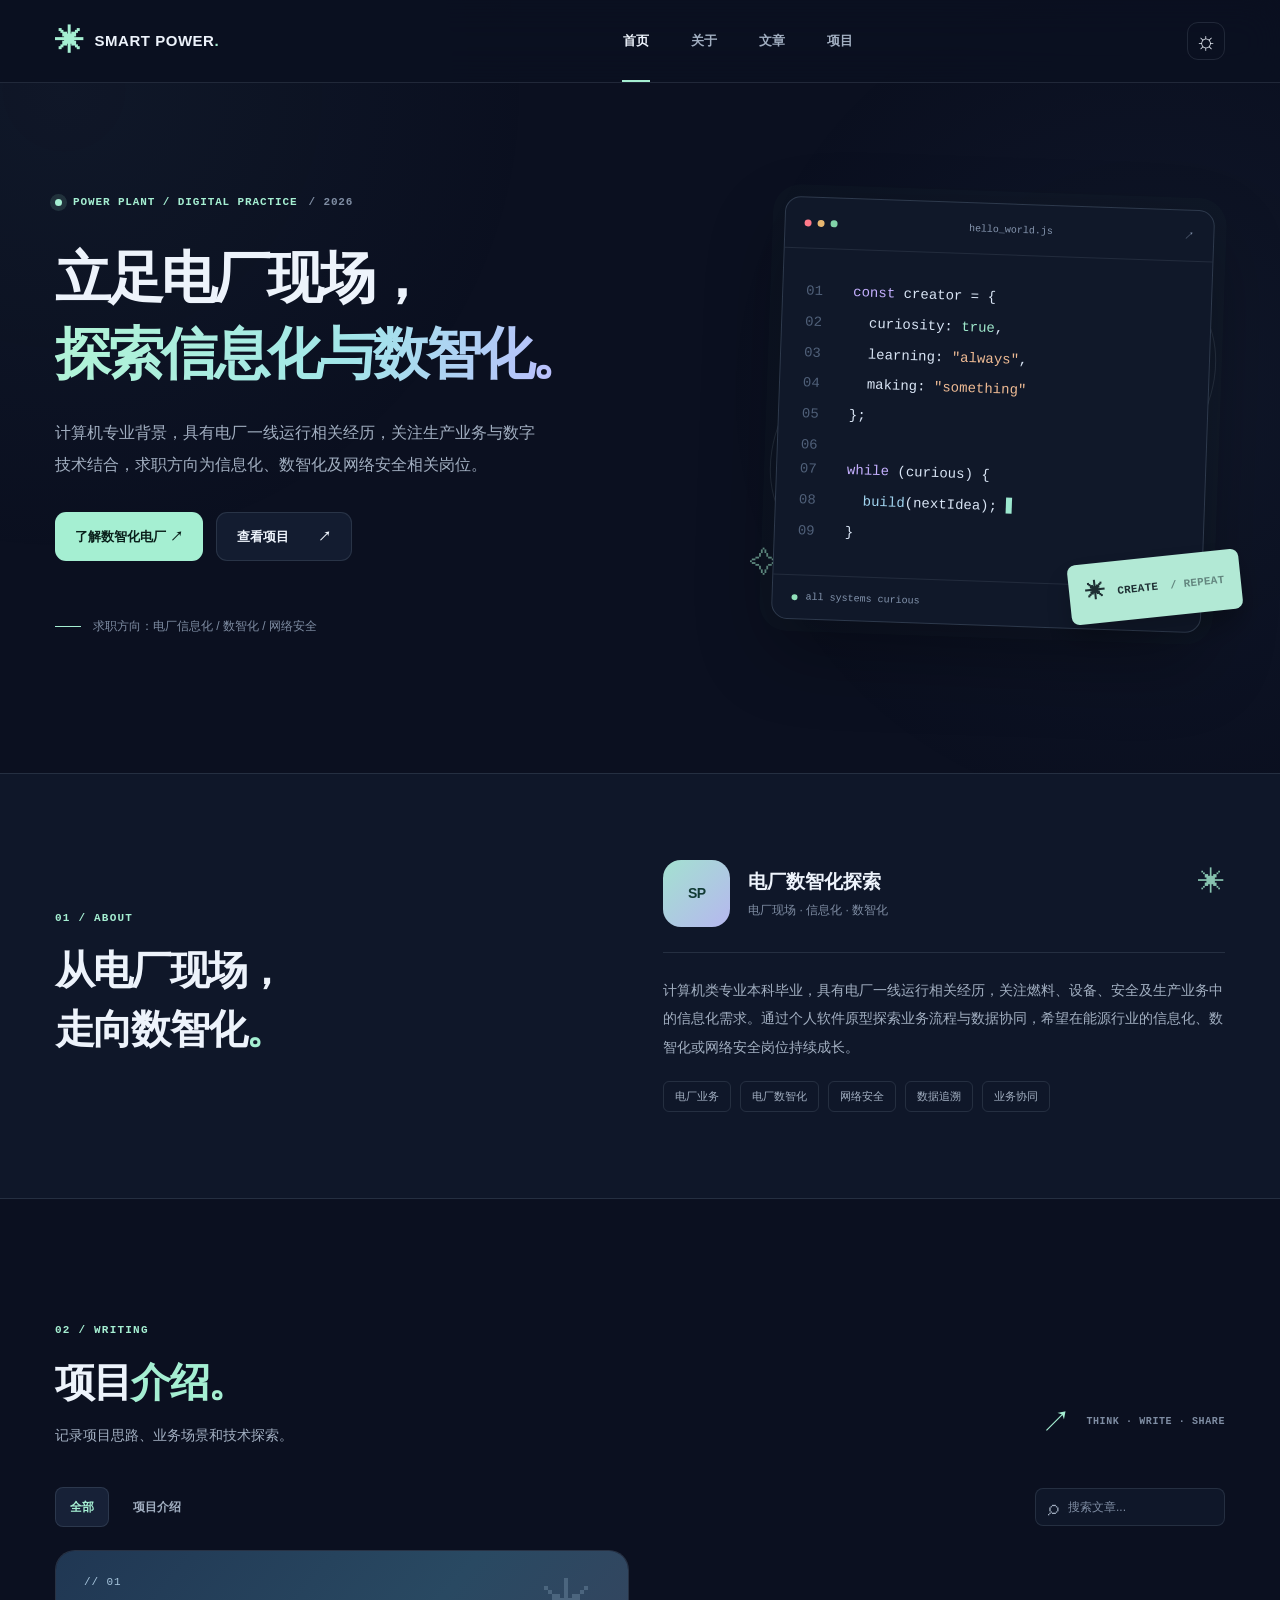
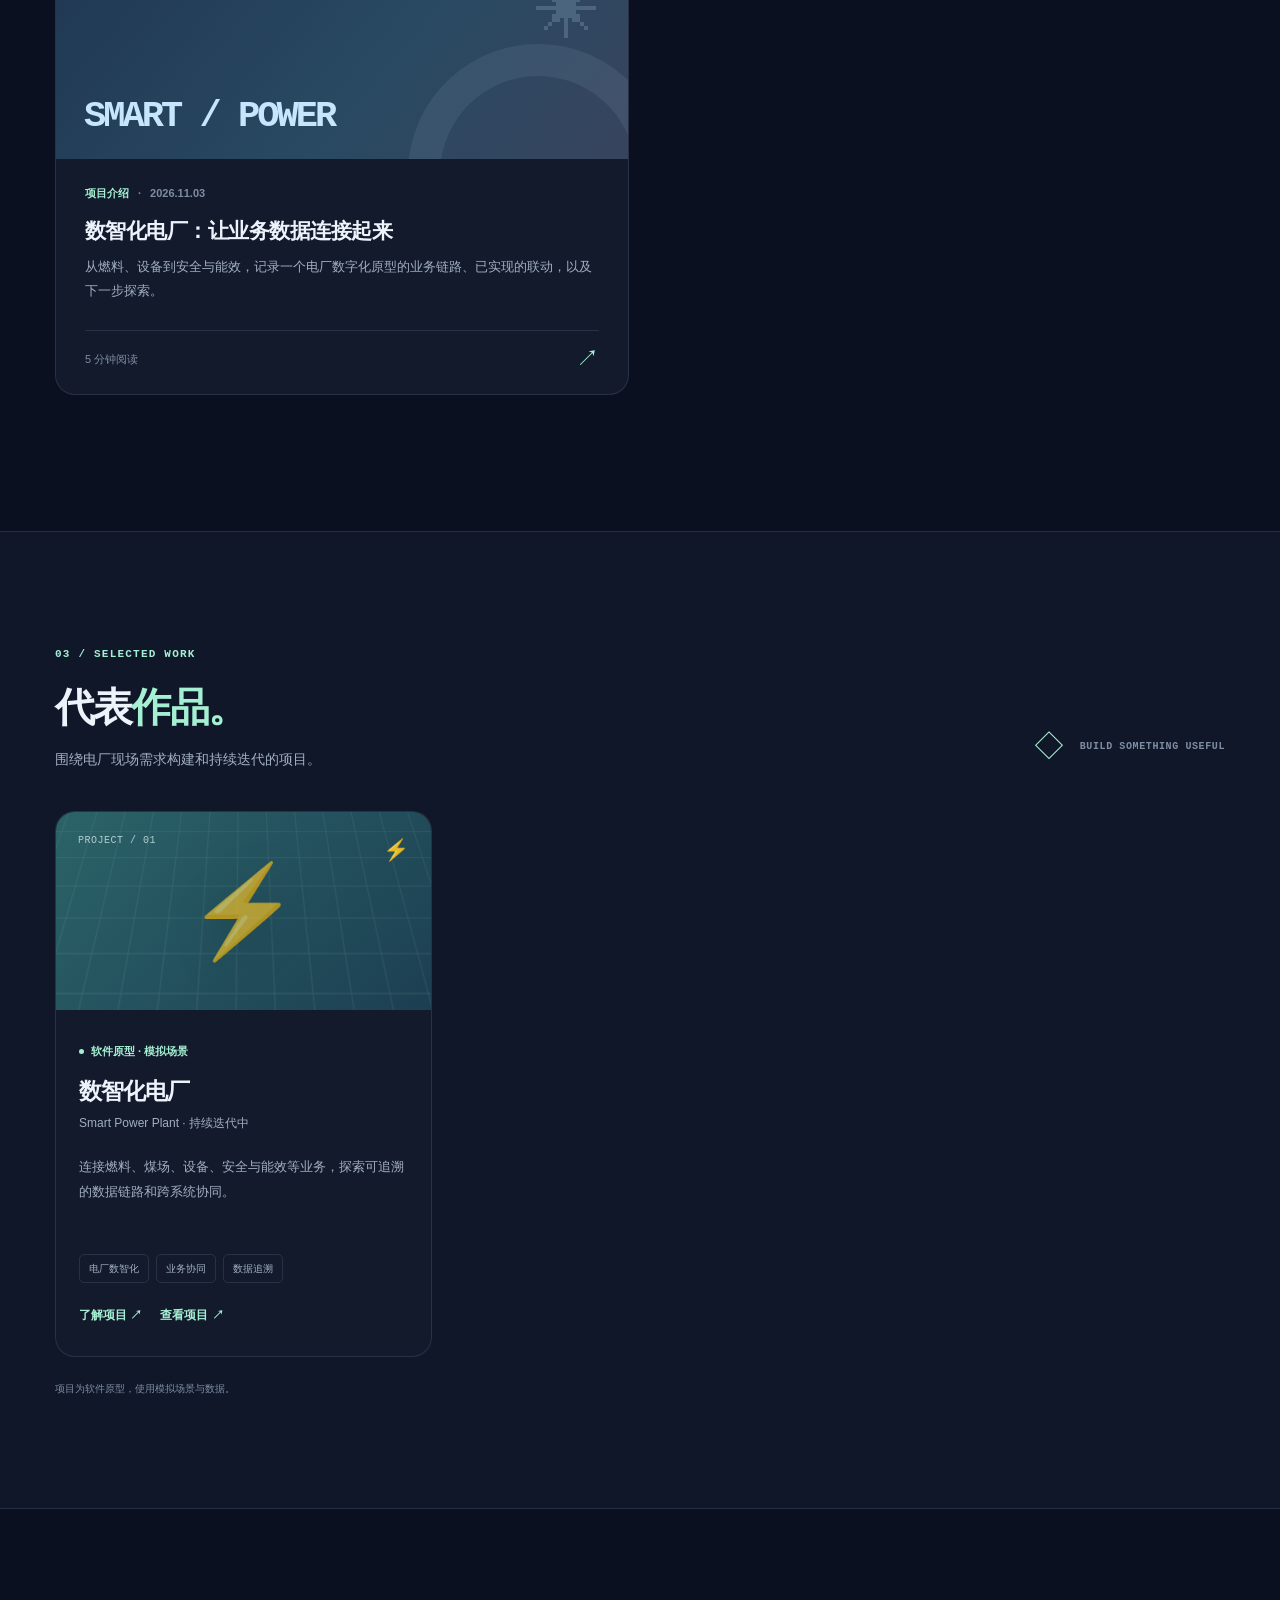
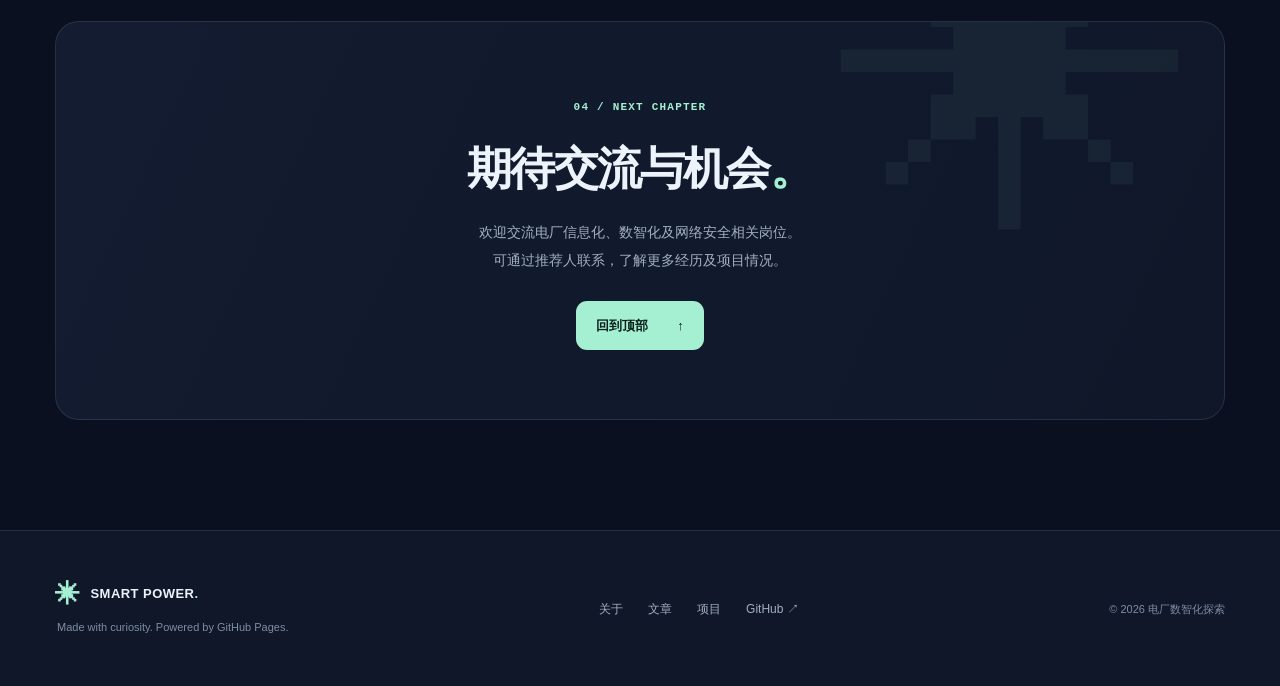
<file: index.html>
<!doctype html>
<html lang="zh-CN">
<head>
  <meta charset="utf-8">
  <meta name="viewport" content="width=device-width, initial-scale=1">
  <meta name="theme-color" content="#0b1020">
  <meta name="description" content="数智化电厂项目：连接燃料、设备、安全与能效的业务探索。">
  <title>电厂数智化 · 项目作品集</title>
  <link rel="icon" type="image/svg+xml" href="./favicon.svg">
  <link rel="stylesheet" href="./assets/style.css?v=20261106-2">
  <script src="./assets/site-data.js?v=20261106-2" defer></script>
  <script src="./assets/app.js?v=20261106-2" defer></script>
</head>
<body data-page="home">
  <div class="background-noise" aria-hidden="true"></div>
  <a class="skip-link" href="#main">跳转到内容</a>
  <header class="site-header">
    <div class="container header-inner">
      <a class="brand" href="./" aria-label="返回首页"><span class="brand-mark" aria-hidden="true">✳</span><span data-brand>YOUR SPACE</span><span class="brand-dot">.</span></a>
      <nav class="desktop-nav" aria-label="主导航">
        <a href="#home" class="nav-link active">首页</a>
        <a href="#about" class="nav-link">关于</a>
        <a href="#articles" class="nav-link">文章</a>
        <a href="#projects" class="nav-link">项目</a>
      </nav>
      <div class="header-actions">
        <button class="icon-button theme-toggle" type="button" aria-label="切换深浅主题" title="切换主题"><span class="theme-icon">☼</span></button>
        <button class="icon-button mobile-menu-toggle" type="button" aria-label="展开菜单" aria-expanded="false" aria-controls="mobile-nav"><span class="menu-icon">☰</span></button>
      </div>
    </div>
    <nav class="mobile-nav" id="mobile-nav" aria-label="移动导航" hidden>
      <a href="#home">首页</a><a href="#about">关于</a><a href="#articles">文章</a><a href="#projects">项目</a>
    </nav>
  </header>

  <main id="main">
    <section class="hero container" id="home" aria-labelledby="hero-title">
      <div class="hero-copy">
        <div class="eyebrow"><span class="eyebrow-pulse"></span> POWER PLANT / DIGITAL PRACTICE <span class="eyebrow-dash">/ 2026</span></div>
        <h1 id="hero-title">立足电厂现场，<br><span class="hero-gradient">探索信息化与数智化。</span></h1>
        <p class="hero-description" data-hero-description>从燃料与煤场，到设备、安全和能效，探索电厂业务协同与数据追溯。</p>
        <div class="hero-ctas"><a class="button button-primary" href="./power-plant.html">了解数智化电厂 ↗</a><a class="button button-quiet" href="#projects">查看项目 <span aria-hidden="true">↗</span></a></div>
        <div class="hero-footnote"><span class="line-accent" aria-hidden="true"></span><span>求职方向：电厂信息化 / 数智化 / 网络安全</span></div>
      </div>
      <div class="hero-art" aria-label="个人工作台的装饰插画">
        <div class="orbit orbit-one"></div><div class="orbit orbit-two"></div>
        <div class="floating-symbol symbol-one" aria-hidden="true">✦</div><div class="floating-symbol symbol-two" aria-hidden="true">✧</div>
        <div class="workspace-card">
          <div class="workspace-top"><span class="window-dots"><i></i><i></i><i></i></span><span>hello_world.js</span><span>↗</span></div>
          <div class="workspace-code" aria-hidden="true"><div><span class="ln">01</span><span class="code-purple">const</span> creator = {</div><div><span class="ln">02</span>&nbsp; curiosity: <span class="code-green">true</span>,</div><div><span class="ln">03</span>&nbsp; learning: <span class="code-orange">"always"</span>,</div><div><span class="ln">04</span>&nbsp; making: <span class="code-orange">"something"</span></div><div><span class="ln">05</span>};</div><div class="code-gap"><span class="ln">06</span></div><div><span class="ln">07</span><span class="code-purple">while</span> (curious) {</div><div><span class="ln">08</span>&nbsp; <span class="code-blue">build</span>(nextIdea); <span class="cursor"></span></div><div><span class="ln">09</span>}</div></div>
          <div class="workspace-bottom"><span class="status-dot"></span> all systems curious <span class="workspace-version">UTF-8 • JS</span></div>
        </div>
        <div class="floating-tag"><span class="floating-tag-glyph">✳</span> CREATE <span class="floating-tag-end">/ REPEAT</span></div>
      </div>
    </section>

    <section class="about-section section-band" id="about" aria-labelledby="about-title"><div class="container about-layout">
      <div class="section-heading-small"><span class="section-number">01 / ABOUT</span><h2 id="about-title">从电厂现场，<br>走向数智化<span class="punctuation">。</span></h2></div>
      <div class="about-copy"><div class="about-card"><div class="avatar-block" data-avatar aria-hidden="true">YOU</div><div><div class="about-name" data-person-name>你的名字</div><div class="about-role" data-person-role>开发者 · 记录者 · 终身学习者</div></div><span class="about-star" aria-hidden="true">✳</span></div><p data-about-text>我喜欢把脑海中的想法变成真正可用的东西：可能是一个小工具、一段代码，也可能只是对一个问题的深入思考。这里是作品集，也是持续更新的公开笔记。</p><div class="skill-tags" id="skill-tags"></div></div>
    </div></section>

    <section class="section container articles-section" id="articles" aria-labelledby="articles-title">
      <div class="section-top"><div><span class="section-number">02 / WRITING</span><h2 id="articles-title">项目<span class="punctuation">介绍。</span></h2><p class="section-subtitle">记录项目思路、业务场景和技术探索。</p></div><div class="section-aside"><span class="tiny-icon" aria-hidden="true">↗</span><span>THINK · WRITE · SHARE</span></div></div>
      <div class="article-tools"><div class="filter-group" id="article-filters" aria-label="文章分类筛选"></div><label class="search-box"><span aria-hidden="true">⌕</span><input id="article-search" type="search" placeholder="搜索文章..." aria-label="搜索文章"></label></div>
      <div class="article-grid" id="article-grid" aria-live="polite"></div>
      <p class="empty-message" id="article-empty" hidden>暂时没有符合条件的文章，试试其他关键词。</p>
      <p class="demo-notice"></p>
    </section>

    <section class="projects-section section-band" id="projects" aria-labelledby="projects-title"><div class="container">
      <div class="section-top"><div><span class="section-number">03 / SELECTED WORK</span><h2 id="projects-title">代表<span class="punctuation">作品。</span></h2><p class="section-subtitle">围绕电厂现场需求构建和持续迭代的项目。</p></div><div class="section-aside"><span class="tiny-icon" aria-hidden="true">◇</span><span>BUILD SOMETHING USEFUL</span></div></div>
      <div class="project-grid" id="project-grid"></div>
      <p class="demo-notice">项目为软件原型，使用模拟场景与数据。</p>
    </div></section>

    <section class="closing-section container" aria-labelledby="closing-title"><div class="closing-card"><div class="closing-decoration" aria-hidden="true">✳</div><span class="section-number">04 / NEXT CHAPTER</span><h2 id="closing-title">期待交流与机会<span class="punctuation">。</span></h2><p>欢迎交流电厂信息化、数智化及网络安全相关岗位。<br>可通过推荐人联系，了解更多经历及项目情况。</p><a href="#home" class="button button-primary">回到顶部 <span aria-hidden="true">↑</span></a></div></section>
  </main>
  <footer class="site-footer"><div class="container footer-inner"><div><a class="brand footer-brand" href="./"><span class="brand-mark" aria-hidden="true">✳</span><span data-brand>YOUR SPACE</span><span class="brand-dot">.</span></a><p>Made with curiosity. Powered by GitHub Pages.</p></div><div class="footer-links"><a href="#about">关于</a><a href="#articles">文章</a><a href="#projects">项目</a><a id="github-link" href="https://github.com" target="_blank" rel="noopener noreferrer" hidden>GitHub ↗</a></div><span class="copyright" id="copyright">© 2026</span></div></footer>
</body>
</html>
</file>
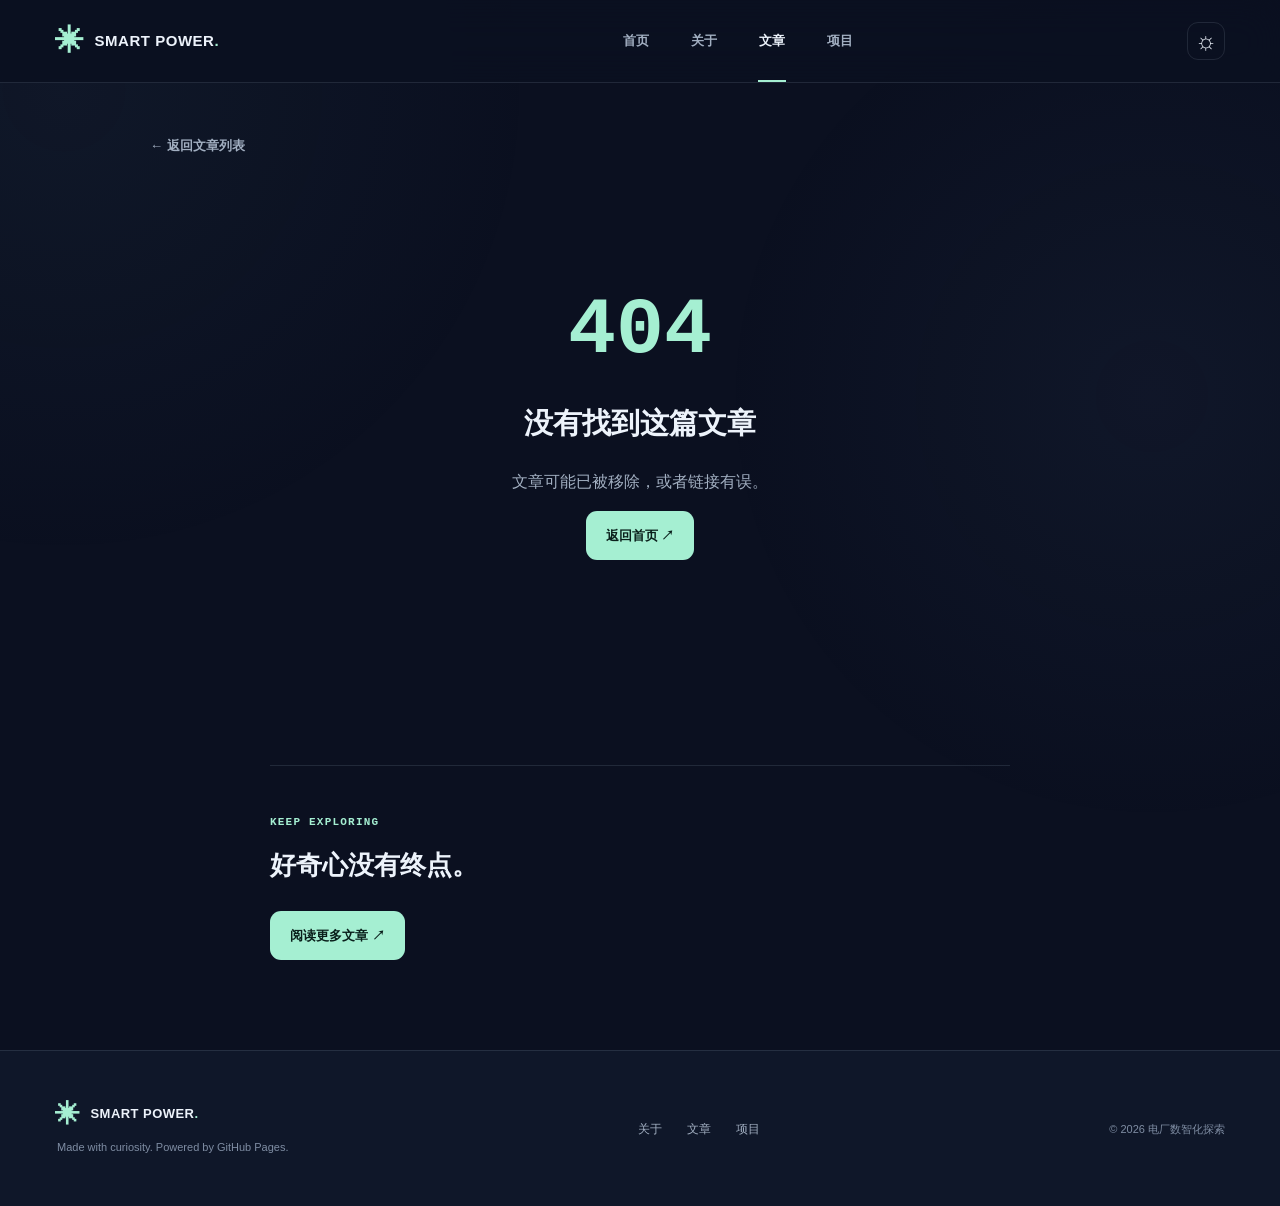
<file: article.html>
<!doctype html>
<html lang="zh-CN">
<head>
  <meta charset="utf-8">
  <meta name="viewport" content="width=device-width, initial-scale=1">
  <meta name="theme-color" content="#0b1020">
  <meta name="description" content="个人博客文章 · 技术、学习与创作。">
  <title>文章 · 个人空间</title>
  <link rel="icon" type="image/svg+xml" href="./favicon.svg">
  <link rel="stylesheet" href="./assets/style.css?v=20261103-4">
  <script src="./assets/site-data.js?v=20261103-4" defer></script>
  <script src="./assets/app.js?v=20261103-4" defer></script>
</head>
<body data-page="article">
  <div class="background-noise" aria-hidden="true"></div><a class="skip-link" href="#main">跳转到内容</a>
  <header class="site-header"><div class="container header-inner"><a class="brand" href="./"><span class="brand-mark" aria-hidden="true">✳</span><span data-brand>YOUR SPACE</span><span class="brand-dot">.</span></a><nav class="desktop-nav" aria-label="主导航"><a href="./#home" class="nav-link">首页</a><a href="./#about" class="nav-link">关于</a><a href="./#articles" class="nav-link active">文章</a><a href="./#projects" class="nav-link">项目</a></nav><div class="header-actions"><button class="icon-button theme-toggle" type="button" aria-label="切换深浅主题" title="切换主题"><span class="theme-icon">☼</span></button><button class="icon-button mobile-menu-toggle" type="button" aria-label="展开菜单" aria-expanded="false" aria-controls="mobile-nav"><span class="menu-icon">☰</span></button></div></div><nav class="mobile-nav" id="mobile-nav" aria-label="移动导航" hidden><a href="./#home">首页</a><a href="./#about">关于</a><a href="./#articles">文章</a><a href="./#projects">项目</a></nav></header>
  <main id="main" class="article-page container"><a href="./#articles" class="back-link">← 返回文章列表</a><div id="article-content"></div><section class="article-bottom"><div class="article-divider"></div><span class="section-number">KEEP EXPLORING</span><h2>好奇心没有终点。</h2><a class="button button-primary" href="./#articles">阅读更多文章 ↗</a></section></main>
  <footer class="site-footer"><div class="container footer-inner"><div><a class="brand footer-brand" href="./"><span class="brand-mark" aria-hidden="true">✳</span><span data-brand>YOUR SPACE</span><span class="brand-dot">.</span></a><p>Made with curiosity. Powered by GitHub Pages.</p></div><div class="footer-links"><a href="./#about">关于</a><a href="./#articles">文章</a><a href="./#projects">项目</a></div><span class="copyright" id="copyright">© 2026</span></div></footer>
</body>
</html>
</file>
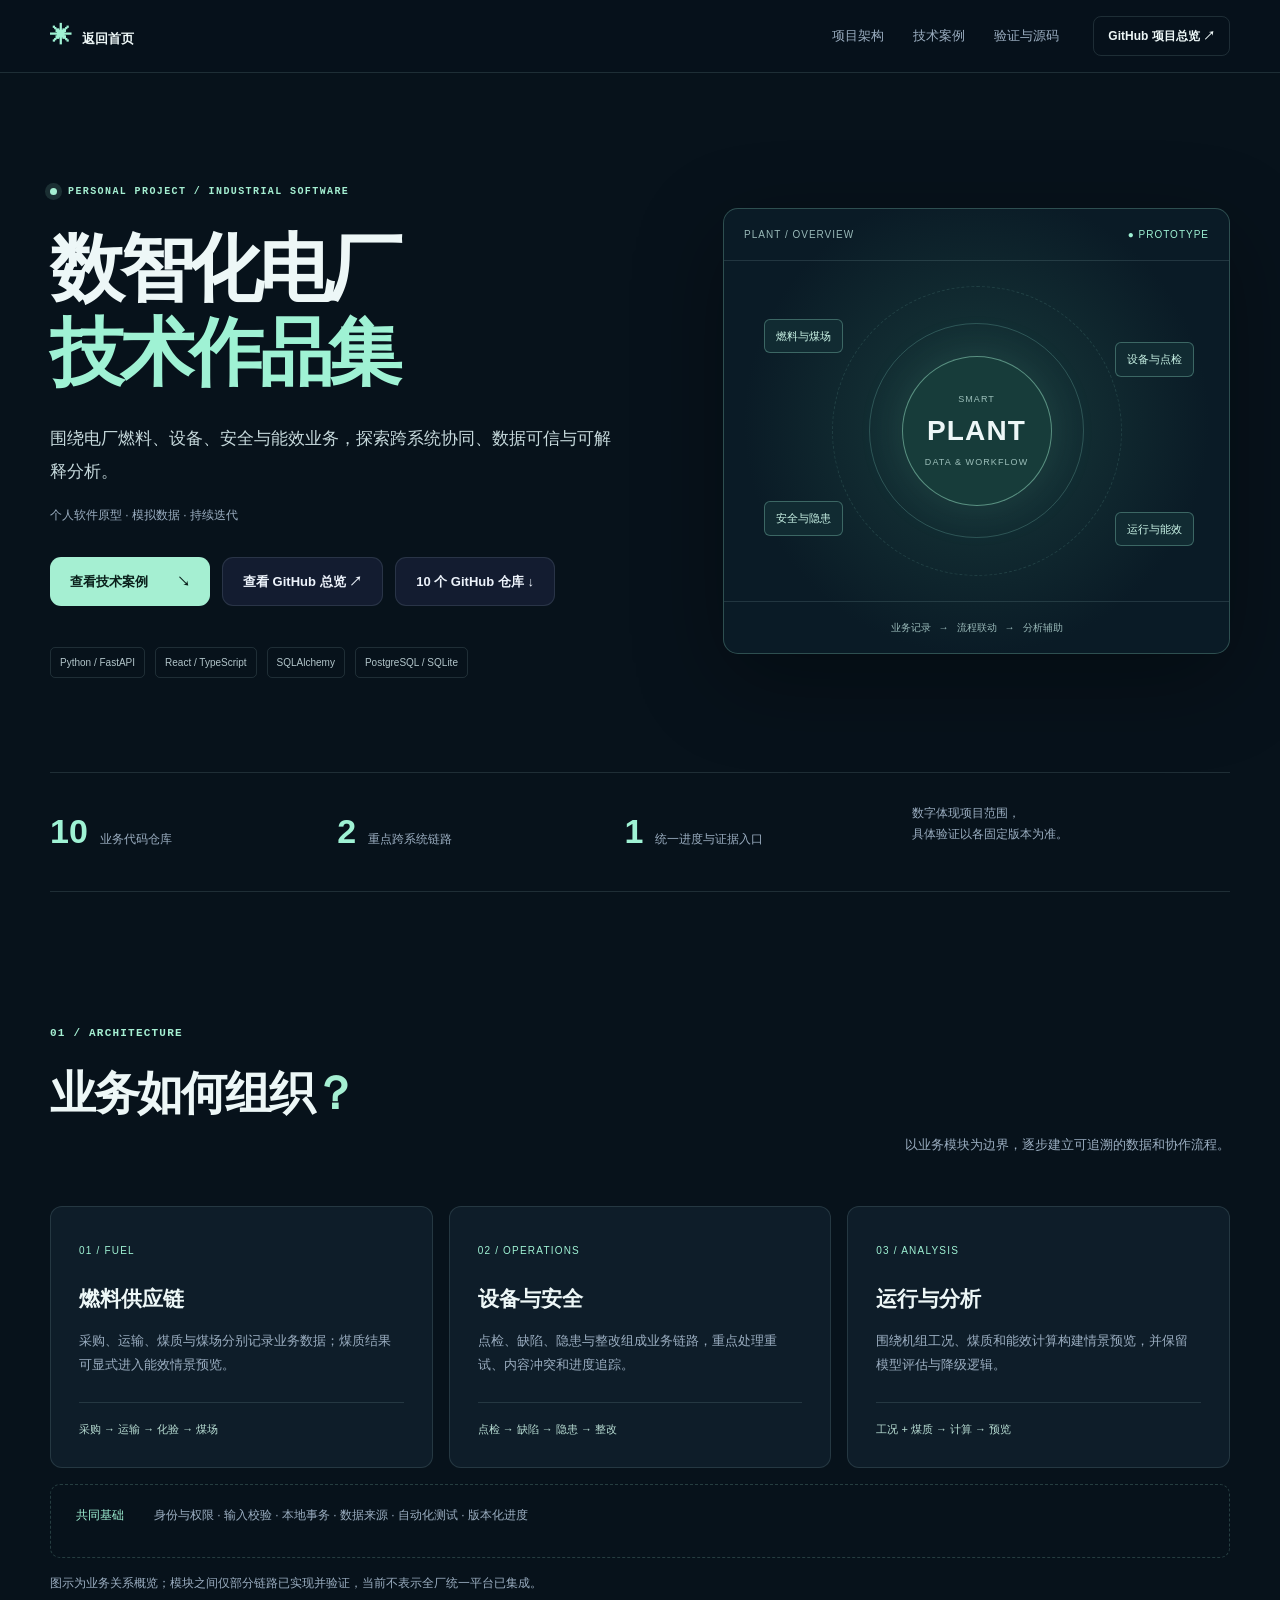
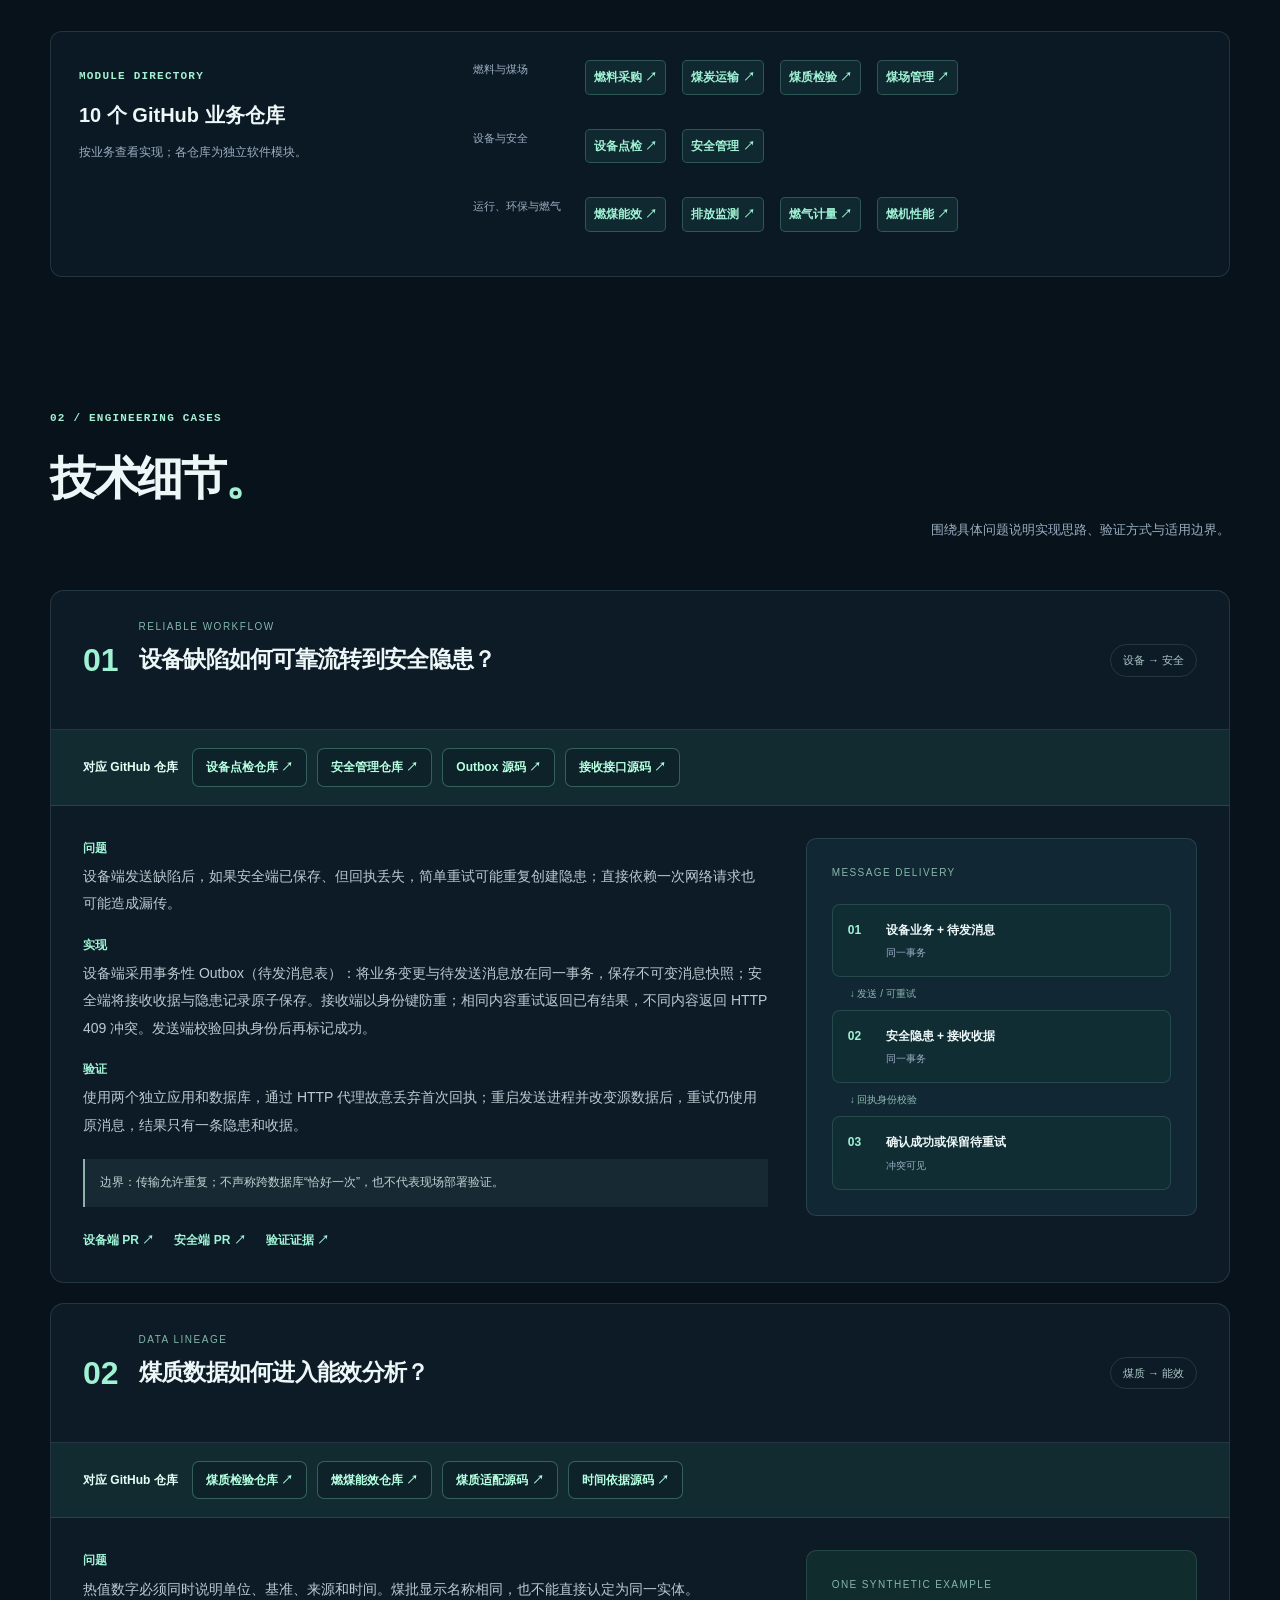
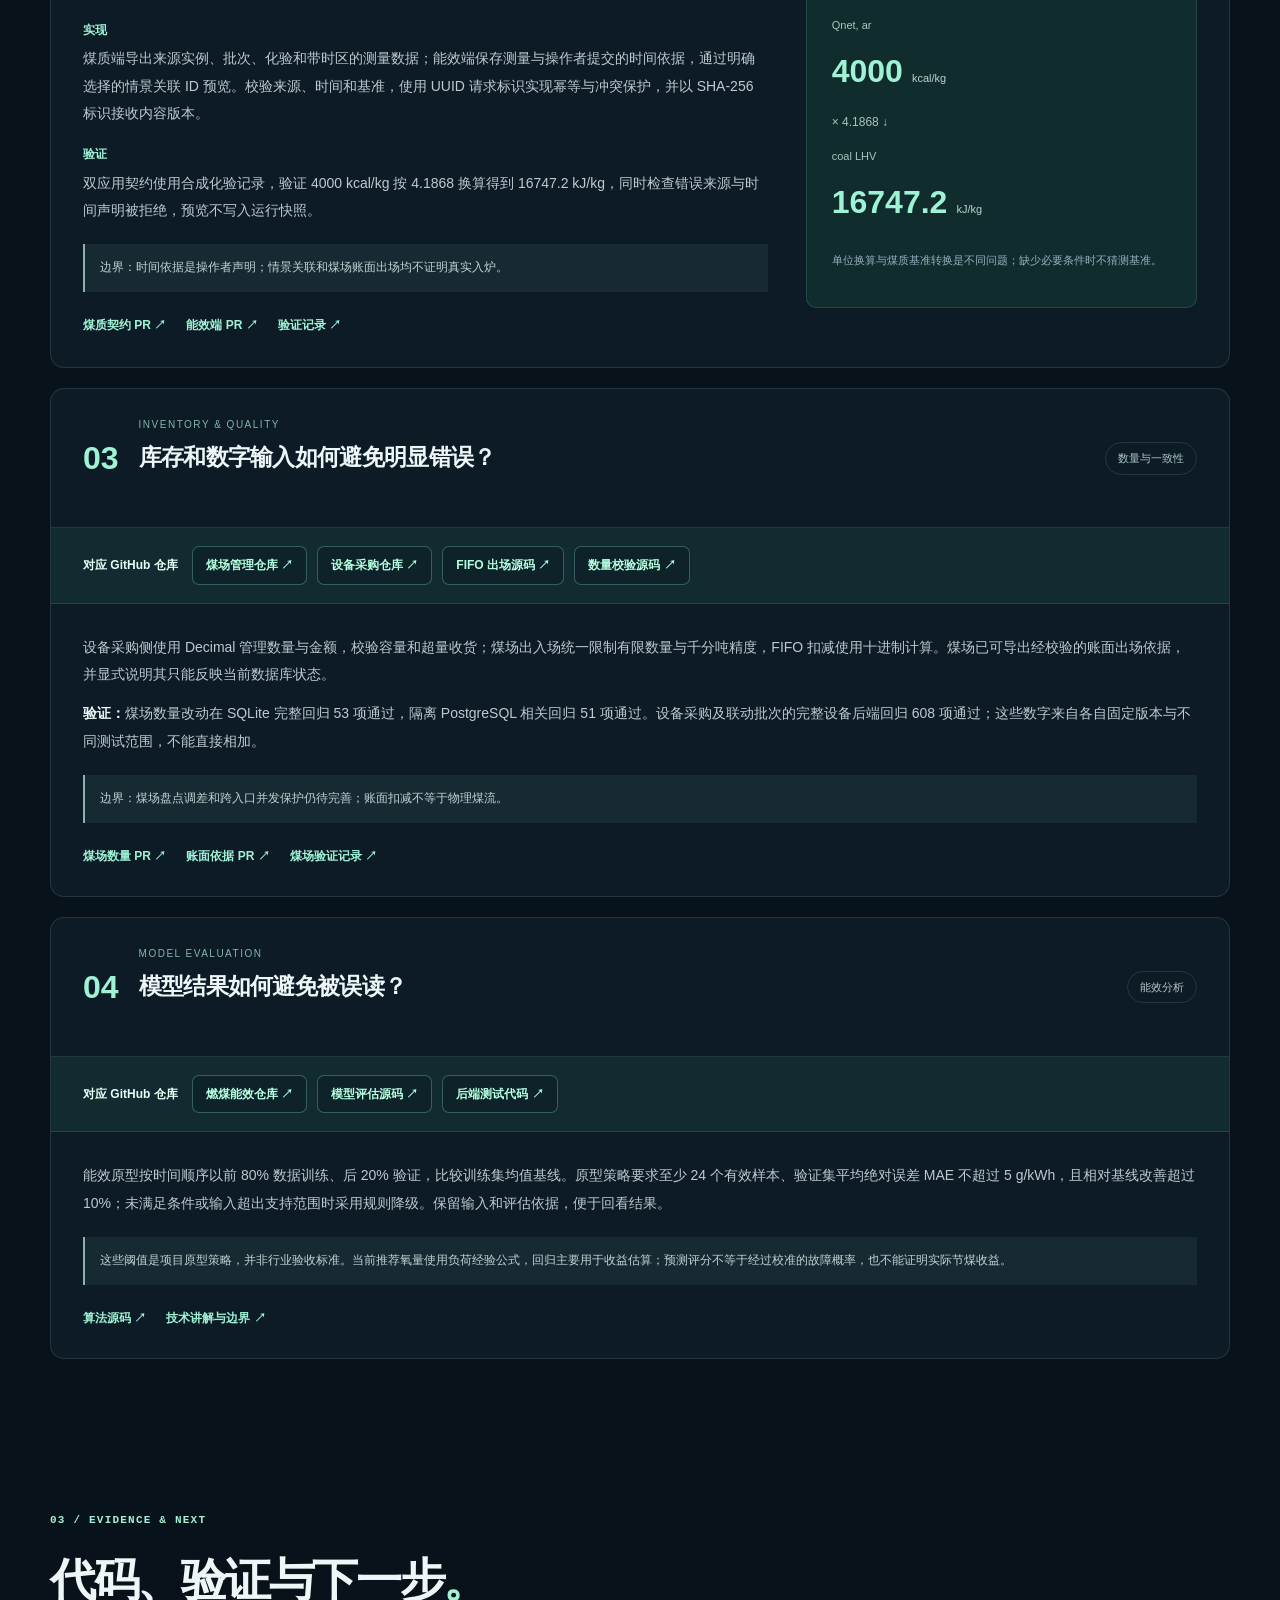
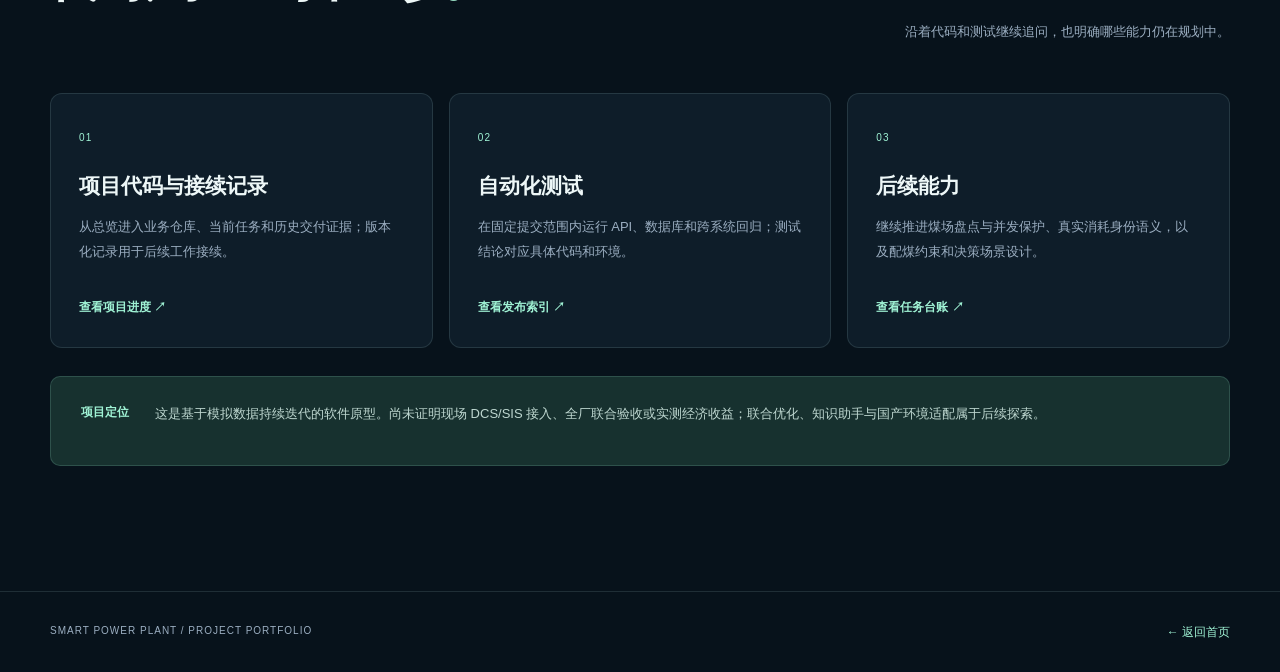
<file: power-plant.html>
<!doctype html>
<html lang="zh-CN" data-theme="dark">
<head>
  <meta charset="utf-8">
  <meta name="viewport" content="width=device-width, initial-scale=1">
  <meta name="theme-color" content="#0b1020">
  <meta name="description" content="数智化电厂项目技术作品：业务架构、可靠联动、煤质数据血缘、能效评估与验证证据。">
  <title>数智化电厂 · 技术作品集</title>
  <link rel="icon" type="image/svg+xml" href="./favicon.svg">
  <link rel="stylesheet" href="./assets/style.css?v=20261103-4">
  <link rel="stylesheet" href="./assets/power-plant.css?v=20261103-4">
</head>
<body>
<a class="skip-link" href="#main">跳转到内容</a>
<header class="portfolio-header"><div class="portfolio-wrap portfolio-nav"><a href="./" class="portfolio-brand"><span>✳</span> 返回首页</a><nav aria-label="项目导航"><a href="#architecture">项目架构</a><a href="#cases">技术案例</a><a href="#evidence">验证与源码</a></nav><a class="nav-github" href="https://github.com/lanxinova/smart-power-plant" target="_blank" rel="noopener noreferrer">GitHub 项目总览 ↗</a></div></header>
<main id="main">
  <section class="portfolio-hero portfolio-wrap">
    <div class="hero-text"><div class="eyebrow"><span class="eyebrow-pulse"></span> PERSONAL PROJECT / INDUSTRIAL SOFTWARE</div><h1>数智化电厂<span>技术作品集</span></h1><p class="lead">围绕电厂燃料、设备、安全与能效业务，探索跨系统协同、数据可信与可解释分析。</p><p class="hero-note">个人软件原型 · 模拟数据 · 持续迭代</p><div class="portfolio-actions"><a class="button button-primary" href="#cases">查看技术案例 <span aria-hidden="true">↘</span></a><a class="button button-quiet" href="https://github.com/lanxinova/smart-power-plant" target="_blank" rel="noopener noreferrer">查看 GitHub 总览 ↗</a><a class="button button-quiet" href="#source-code">10 个 GitHub 仓库 ↓</a></div><div class="stack-line"><span>Python / FastAPI</span><span>React / TypeScript</span><span>SQLAlchemy</span><span>PostgreSQL / SQLite</span></div></div>
    <div class="hero-system" aria-label="项目覆盖的业务领域示意"><div class="system-top"><span>PLANT / OVERVIEW</span><span class="live-dot">● PROTOTYPE</span></div><div class="system-core"><div class="system-orbit orbit-a"></div><div class="system-orbit orbit-b"></div><div class="system-center"><small>SMART</small><strong>PLANT</strong><small>DATA &amp; WORKFLOW</small></div><span class="system-chip chip-fuel">燃料与煤场</span><span class="system-chip chip-equip">设备与点检</span><span class="system-chip chip-safe">安全与隐患</span><span class="system-chip chip-energy">运行与能效</span></div><div class="system-bottom"><span>业务记录</span><span>→</span><span>流程联动</span><span>→</span><span>分析辅助</span></div></div>
  </section>
  <div class="portfolio-wrap proof-strip"><div><strong>10</strong><span>业务代码仓库</span></div><div><strong>2</strong><span>重点跨系统链路</span></div><div><strong>1</strong><span>统一进度与证据入口</span></div><p>数字体现项目范围，<br>具体验证以各固定版本为准。</p></div>
  <section id="architecture" class="portfolio-section portfolio-wrap"><div class="section-title"><div><span class="section-number">01 / ARCHITECTURE</span><h2>业务如何组织<span class="punctuation">？</span></h2></div><p>以业务模块为边界，逐步建立可追溯的数据和协作流程。</p></div><div class="architecture-grid"><article class="architecture-card"><span>01 / FUEL</span><h3>燃料供应链</h3><p>采购、运输、煤质与煤场分别记录业务数据；煤质结果可显式进入能效情景预览。</p><div>采购 → 运输 → 化验 → 煤场</div></article><article class="architecture-card"><span>02 / OPERATIONS</span><h3>设备与安全</h3><p>点检、缺陷、隐患与整改组成业务链路，重点处理重试、内容冲突和进度追踪。</p><div>点检 → 缺陷 → 隐患 → 整改</div></article><article class="architecture-card"><span>03 / ANALYSIS</span><h3>运行与分析</h3><p>围绕机组工况、煤质和能效计算构建情景预览，并保留模型评估与降级逻辑。</p><div>工况 + 煤质 → 计算 → 预览</div></article></div><div class="architecture-base"><span>共同基础</span><p>身份与权限 · 输入校验 · 本地事务 · 数据来源 · 自动化测试 · 版本化进度</p></div><p class="scope-note">图示为业务关系概览；模块之间仅部分链路已实现并验证，当前不表示全厂统一平台已集成。</p>
  <div class="repo-directory" id="source-code"><div><span class="section-number">MODULE DIRECTORY</span><h3>10 个 GitHub 业务仓库</h3><p>按业务查看实现；各仓库为独立软件模块。</p></div><div class="repo-groups"><div><span>燃料与煤场</span><p><a href="https://github.com/lanxinova/fuel-procurement">燃料采购 ↗</a><a href="https://github.com/lanxinova/coal-transport-monitor">煤炭运输 ↗</a><a href="https://github.com/lanxinova/coal-quality-monitor">煤质检验 ↗</a><a href="https://github.com/lanxinova/coal-yard-management">煤场管理 ↗</a></p></div><div><span>设备与安全</span><p><a href="https://github.com/lanxinova/equipment-inspection">设备点检 ↗</a><a href="https://github.com/lanxinova/plant-safety">安全管理 ↗</a></p></div><div><span>运行、环保与燃气</span><p><a href="https://github.com/lanxinova/coal-unit-efficiency">燃煤能效 ↗</a><a href="https://github.com/lanxinova/emission-monitoring">排放监测 ↗</a><a href="https://github.com/lanxinova/gas-fuel-metering">燃气计量 ↗</a><a href="https://github.com/lanxinova/gas-turbine-performance">燃机性能 ↗</a></p></div></div></div></section>
  <section id="cases" class="portfolio-section portfolio-wrap"><div class="section-title"><div><span class="section-number">02 / ENGINEERING CASES</span><h2>技术细节<span class="punctuation">。</span></h2></div><p>围绕具体问题说明实现思路、验证方式与适用边界。</p></div>
    <article class="case-card"><div class="case-heading"><span class="case-no">01</span><div><p>RELIABLE WORKFLOW</p><h3>设备缺陷如何可靠流转到安全隐患？</h3></div><span class="case-tag">设备 → 安全</span></div><div class="github-sources" aria-label="设备与安全对应的 GitHub 仓库"><strong>对应 GitHub 仓库</strong><a href="https://github.com/lanxinova/equipment-inspection" target="_blank" rel="noopener noreferrer">设备点检仓库 ↗</a><a href="https://github.com/lanxinova/plant-safety" target="_blank" rel="noopener noreferrer">安全管理仓库 ↗</a><a href="https://github.com/lanxinova/equipment-inspection/blob/2312540c6d4c85ac0b921100937476067f87a506/backend/app/models/safety_outbox.py" target="_blank" rel="noopener noreferrer">Outbox 源码 ↗</a><a href="https://github.com/lanxinova/plant-safety/blob/6f12503f00fdd485a55e737f17d08e8ff8b833f0/backend/app/api/integration.py" target="_blank" rel="noopener noreferrer">接收接口源码 ↗</a></div><div class="case-body"><div class="case-copy"><h4>问题</h4><p>设备端发送缺陷后，如果安全端已保存、但回执丢失，简单重试可能重复创建隐患；直接依赖一次网络请求也可能造成漏传。</p><h4>实现</h4><p>设备端采用事务性 Outbox（待发消息表）：将业务变更与待发送消息放在同一事务，保存不可变消息快照；安全端将接收收据与隐患记录原子保存。接收端以身份键防重；相同内容重试返回已有结果，不同内容返回 HTTP 409 冲突。发送端校验回执身份后再标记成功。</p><h4>验证</h4><p>使用两个独立应用和数据库，通过 HTTP 代理故意丢弃首次回执；重启发送进程并改变源数据后，重试仍使用原消息，结果只有一条隐患和收据。</p><div class="case-boundary">边界：传输允许重复；不声称跨数据库“恰好一次”，也不代表现场部署验证。</div><div class="case-links"><a href="https://github.com/lanxinova/equipment-inspection/pull/15" target="_blank" rel="noopener noreferrer">设备端 PR ↗</a><a href="https://github.com/lanxinova/plant-safety/pull/4" target="_blank" rel="noopener noreferrer">安全端 PR ↗</a><a href="https://github.com/lanxinova/smart-power-plant/blob/main/progress/evidence/2026-10-14-procurement-safety.md" target="_blank" rel="noopener noreferrer">验证证据 ↗</a></div></div><div class="case-visual"><div class="flow-title">MESSAGE DELIVERY</div><div class="flow-step"><b>01</b><span>设备业务 + 待发消息</span><small>同一事务</small></div><div class="flow-arrow">↓ 发送 / 可重试</div><div class="flow-step"><b>02</b><span>安全隐患 + 接收收据</span><small>同一事务</small></div><div class="flow-arrow">↓ 回执身份校验</div><div class="flow-step"><b>03</b><span>确认成功或保留待重试</span><small>冲突可见</small></div></div></div></article>
    <article class="case-card"><div class="case-heading"><span class="case-no">02</span><div><p>DATA LINEAGE</p><h3>煤质数据如何进入能效分析？</h3></div><span class="case-tag">煤质 → 能效</span></div><div class="github-sources" aria-label="煤质与能效对应的 GitHub 仓库"><strong>对应 GitHub 仓库</strong><a href="https://github.com/lanxinova/coal-quality-monitor" target="_blank" rel="noopener noreferrer">煤质检验仓库 ↗</a><a href="https://github.com/lanxinova/coal-unit-efficiency" target="_blank" rel="noopener noreferrer">燃煤能效仓库 ↗</a><a href="https://github.com/lanxinova/coal-unit-efficiency/blob/a214bfddd79236f4bd9930899344c7b08e0b0db2/backend/app/services/coal_quality_adapter.py" target="_blank" rel="noopener noreferrer">煤质适配源码 ↗</a><a href="https://github.com/lanxinova/coal-unit-efficiency/blob/a214bfddd79236f4bd9930899344c7b08e0b0db2/backend/app/services/coal_time_evidence.py" target="_blank" rel="noopener noreferrer">时间依据源码 ↗</a></div><div class="case-body"><div class="case-copy"><h4>问题</h4><p>热值数字必须同时说明单位、基准、来源和时间。煤批显示名称相同，也不能直接认定为同一实体。</p><h4>实现</h4><p>煤质端导出来源实例、批次、化验和带时区的测量数据；能效端保存测量与操作者提交的时间依据，通过明确选择的情景关联 ID 预览。校验来源、时间和基准，使用 UUID 请求标识实现幂等与冲突保护，并以 SHA-256 标识接收内容版本。</p><h4>验证</h4><p>双应用契约使用合成化验记录，验证 4000 kcal/kg 按 4.1868 换算得到 16747.2 kJ/kg，同时检查错误来源与时间声明被拒绝，预览不写入运行快照。</p><div class="case-boundary">边界：时间依据是操作者声明；情景关联和煤场账面出场均不证明真实入炉。</div><div class="case-links"><a href="https://github.com/lanxinova/coal-quality-monitor/pull/7" target="_blank" rel="noopener noreferrer">煤质契约 PR ↗</a><a href="https://github.com/lanxinova/coal-unit-efficiency/pull/7" target="_blank" rel="noopener noreferrer">能效端 PR ↗</a><a href="https://github.com/lanxinova/smart-power-plant/blob/main/progress/logs/2026-10-29-PP-057-time-evidence.md" target="_blank" rel="noopener noreferrer">验证记录 ↗</a></div></div><div class="case-visual teal"><div class="flow-title">ONE SYNTHETIC EXAMPLE</div><div class="formula"><span>Qnet, ar</span><strong>4000</strong><small>kcal/kg</small></div><div class="formula-arrow">× 4.1868 ↓</div><div class="formula"><span>coal LHV</span><strong>16747.2</strong><small>kJ/kg</small></div><p>单位换算与煤质基准转换是不同问题；缺少必要条件时不猜测基准。</p></div></div></article>
    <article class="case-card compact-case"><div class="case-heading"><span class="case-no">03</span><div><p>INVENTORY &amp; QUALITY</p><h3>库存和数字输入如何避免明显错误？</h3></div><span class="case-tag">数量与一致性</span></div><div class="github-sources" aria-label="库存对应的 GitHub 仓库"><strong>对应 GitHub 仓库</strong><a href="https://github.com/lanxinova/coal-yard-management" target="_blank" rel="noopener noreferrer">煤场管理仓库 ↗</a><a href="https://github.com/lanxinova/equipment-inspection" target="_blank" rel="noopener noreferrer">设备采购仓库 ↗</a><a href="https://github.com/lanxinova/coal-yard-management/blob/551a0b8b3255ea03c0d65f79ab7af592473e1854/backend/app/api/stock_out.py" target="_blank" rel="noopener noreferrer">FIFO 出场源码 ↗</a><a href="https://github.com/lanxinova/coal-yard-management/blob/551a0b8b3255ea03c0d65f79ab7af592473e1854/backend/app/schemas/quantity.py" target="_blank" rel="noopener noreferrer">数量校验源码 ↗</a></div><div class="case-copy"><p>设备采购侧使用 Decimal 管理数量与金额，校验容量和超量收货；煤场出入场统一限制有限数量与千分吨精度，FIFO 扣减使用十进制计算。煤场已可导出经校验的账面出场依据，并显式说明其只能反映当前数据库状态。</p><p><strong>验证：</strong>煤场数量改动在 SQLite 完整回归 53 项通过，隔离 PostgreSQL 相关回归 51 项通过。设备采购及联动批次的完整设备后端回归 608 项通过；这些数字来自各自固定版本与不同测试范围，不能直接相加。</p><div class="case-boundary">边界：煤场盘点调差和跨入口并发保护仍待完善；账面扣减不等于物理煤流。</div><div class="case-links"><a href="https://github.com/lanxinova/coal-yard-management/pull/3" target="_blank" rel="noopener noreferrer">煤场数量 PR ↗</a><a href="https://github.com/lanxinova/coal-yard-management/pull/2" target="_blank" rel="noopener noreferrer">账面依据 PR ↗</a><a href="https://github.com/lanxinova/smart-power-plant/blob/main/progress/logs/2026-10-29-PP-058-059-yard.md" target="_blank" rel="noopener noreferrer">煤场验证记录 ↗</a></div></div></article>
    <article class="case-card compact-case"><div class="case-heading"><span class="case-no">04</span><div><p>MODEL EVALUATION</p><h3>模型结果如何避免被误读？</h3></div><span class="case-tag">能效分析</span></div><div class="github-sources" aria-label="能效分析对应的 GitHub 仓库"><strong>对应 GitHub 仓库</strong><a href="https://github.com/lanxinova/coal-unit-efficiency" target="_blank" rel="noopener noreferrer">燃煤能效仓库 ↗</a><a href="https://github.com/lanxinova/coal-unit-efficiency/blob/a214bfddd79236f4bd9930899344c7b08e0b0db2/backend/app/algorithms/combustion_optimizer.py" target="_blank" rel="noopener noreferrer">模型评估源码 ↗</a><a href="https://github.com/lanxinova/coal-unit-efficiency/tree/a214bfddd79236f4bd9930899344c7b08e0b0db2/backend/tests" target="_blank" rel="noopener noreferrer">后端测试代码 ↗</a></div><div class="case-copy"><p>能效原型按时间顺序以前 80% 数据训练、后 20% 验证，比较训练集均值基线。原型策略要求至少 24 个有效样本、验证集平均绝对误差 MAE 不超过 5 g/kWh，且相对基线改善超过 10%；未满足条件或输入超出支持范围时采用规则降级。保留输入和评估依据，便于回看结果。</p><div class="case-boundary">这些阈值是项目原型策略，并非行业验收标准。当前推荐氧量使用负荷经验公式，回归主要用于收益估算；预测评分不等于经过校准的故障概率，也不能证明实际节煤收益。</div><div class="case-links"><a href="https://github.com/lanxinova/coal-unit-efficiency/blob/a214bfddd79236f4bd9930899344c7b08e0b0db2/backend/app/algorithms/combustion_optimizer.py" target="_blank" rel="noopener noreferrer">算法源码 ↗</a><a href="https://github.com/lanxinova/smart-power-plant/blob/main/progress/docs/INTERVIEW-CARDS-20261014.md" target="_blank" rel="noopener noreferrer">技术讲解与边界 ↗</a></div></div></article>
  </section>
  <section id="evidence" class="portfolio-section portfolio-wrap"><div class="section-title"><div><span class="section-number">03 / EVIDENCE &amp; NEXT</span><h2>代码、验证与下一步<span class="punctuation">。</span></h2></div><p>沿着代码和测试继续追问，也明确哪些能力仍在规划中。</p></div><div class="evidence-grid"><article><span class="evidence-number">01</span><h3>项目代码与接续记录</h3><p>从总览进入业务仓库、当前任务和历史交付证据；版本化记录用于后续工作接续。</p><a href="https://github.com/lanxinova/smart-power-plant/tree/main/progress" target="_blank" rel="noopener noreferrer">查看项目进度 ↗</a></article><article><span class="evidence-number">02</span><h3>自动化测试</h3><p>在固定提交范围内运行 API、数据库和跨系统回归；测试结论对应具体代码和环境。</p><a href="https://github.com/lanxinova/smart-power-plant/blob/main/progress/RELEASES.json" target="_blank" rel="noopener noreferrer">查看发布索引 ↗</a></article><article><span class="evidence-number">03</span><h3>后续能力</h3><p>继续推进煤场盘点与并发保护、真实消耗身份语义，以及配煤约束和决策场景设计。</p><a href="https://github.com/lanxinova/smart-power-plant/blob/main/progress/TASKS.md" target="_blank" rel="noopener noreferrer">查看任务台账 ↗</a></article></div><div class="final-note"><span>项目定位</span><p>这是基于模拟数据持续迭代的软件原型。尚未证明现场 DCS/SIS 接入、全厂联合验收或实测经济收益；联合优化、知识助手与国产环境适配属于后续探索。</p></div></section>
</main>
<footer class="portfolio-footer"><div class="portfolio-wrap"><span>SMART POWER PLANT / PROJECT PORTFOLIO</span><a href="./">← 返回首页</a></div></footer>
</body></html>
</file>
<file: assets/style.css>
/*
 * YOUR SPACE — 纯 HTML/CSS/JS 的响应式个人博客模板。
 * 不依赖 CDN、字体服务、前端框架或数据库。
 */
:root {
  color-scheme: dark;
  --bg: #0b1020;
  --surface: #0f1729;
  --surface-2: #131c30;
  --surface-3: #172137;
  --card: #121a2c;
  --card-hover: #19243a;
  --line: rgba(191, 211, 232, .125);
  --text: #edf3fb;
  --muted: #a2afc1;
  --muted-2: #7f8da3;
  --accent: #a5efd2;
  --accent-strong: #79ddb9;
  --accent-text: #0a1f1b;
  --shadow: rgba(2, 6, 23, .4);
  --radius: 20px;
  --container: 1170px;
  --body-font: -apple-system, BlinkMacSystemFont, 'Segoe UI', 'PingFang SC', 'Microsoft YaHei', sans-serif;
  --mono-font: ui-monospace, SFMono-Regular, 'SF Mono', Menlo, Monaco, Consolas, 'Liberation Mono', monospace;
}
:root[data-theme='light'] {
  color-scheme: light;
  --bg: #f7f9fc;
  --surface: #eff3f8;
  --surface-2: #e9eef5;
  --surface-3: #dee7f0;
  --card: #ffffff;
  --card-hover: #f8fcfc;
  --line: rgba(28, 51, 75, .13);
  --text: #192539;
  --muted: #58677b;
  --muted-2: #758399;
  --accent: #197f65;
  --accent-strong: #16795e;
  --accent-text: #ffffff;
  --shadow: rgba(40, 64, 94, .1);
}
*, *::before, *::after { box-sizing: border-box; }
html { scroll-behavior: smooth; scroll-padding-top: 92px; }
body { margin: 0; min-width: 320px; background: var(--bg); color: var(--text); font-family: var(--body-font); font-size: 16px; line-height: 1.7; -webkit-font-smoothing: antialiased; }
::selection { background: var(--accent); color: var(--accent-text); }
a { color: inherit; text-decoration: none; }
a:focus-visible, button:focus-visible, input:focus-visible { outline: 2px solid var(--accent-strong); outline-offset: 4px; }
button, input { font: inherit; }
button { cursor: pointer; }
[hidden] { display: none !important; }
.container { width: min(var(--container), calc(100% - 76px)); margin-inline: auto; }
.background-noise { position: fixed; inset: 0; pointer-events: none; background-image: radial-gradient(circle at 5% 10%, rgba(76, 120, 148, .075), transparent 32%), radial-gradient(circle at 90% 44%, rgba(80, 108, 155, .075), transparent 34%); z-index: -1; }
.skip-link { position: absolute; left: 12px; top: -70px; padding: 8px 14px; border-radius: 8px; background: var(--accent); color: var(--accent-text); z-index: 100; }
.skip-link:focus { top: 10px; }

/* Header */
.site-header { position: sticky; top: 0; z-index: 50; border-bottom: 1px solid var(--line); background: color-mix(in srgb, var(--bg) 88%, transparent); backdrop-filter: blur(18px); -webkit-backdrop-filter: blur(18px); }
.header-inner { height: 82px; display: flex; align-items: center; justify-content: space-between; }
.brand { display: inline-flex; align-items: center; gap: 9px; font-size: 15px; font-weight: 820; letter-spacing: .035em; white-space: nowrap; }
.brand-mark { display: inline-flex; align-items: center; justify-content: center; font-size: 29px; color: var(--accent); line-height: 1; margin-right: 1px; }
.brand-dot { color: var(--accent); margin-left: -9px; }
.desktop-nav { display: flex; align-items: center; gap: 40px; margin-left: 70px; }
.nav-link { position: relative; display: inline-block; padding: 29px 1px; color: var(--muted); font-size: 13px; font-weight: 600; transition: color .2s; }
.nav-link:hover, .nav-link.active { color: var(--text); }
.nav-link.active::after { content: ''; position: absolute; bottom: -1px; left: 0; right: 0; height: 2px; background: var(--accent); }
.header-actions { display: flex; align-items: center; gap: 8px; }
.icon-button { background: transparent; color: var(--text); width: 38px; height: 38px; border: 1px solid var(--line); border-radius: 11px; display: inline-flex; justify-content: center; align-items: center; transition: background .2s, transform .2s; }
.icon-button:hover { background: var(--surface-3); transform: translateY(-1px); }
.theme-icon { font-size: 24px; line-height: 1; }
.mobile-menu-toggle { display: none; }
.mobile-nav { padding: 14px 38px 24px; border-top: 1px solid var(--line); background: var(--bg); }
.mobile-nav a { display: block; padding: 10px 4px; font-size: 14px; color: var(--muted); }
.mobile-nav a:hover { color: var(--text); }

/* Hero */
.hero { display: grid; grid-template-columns: minmax(0, 1.17fr) minmax(340px, .83fr); gap: 50px; align-items: center; padding-top: 104px; padding-bottom: 130px; min-height: 690px; }
.hero-copy { position: relative; z-index: 2; }
.eyebrow, .section-number, .section-aside, .project-index, .workspace-top, .workspace-bottom, .floating-tag, .demo-notice { font-family: var(--mono-font); }
.eyebrow { display: flex; align-items: center; gap: 11px; color: var(--accent); font-size: 11px; font-weight: 700; letter-spacing: .08em; white-space: nowrap; }
.eyebrow-pulse { width: 7px; height: 7px; flex: 0 0 auto; border-radius: 50%; background: var(--accent); box-shadow: 0 0 0 5px color-mix(in srgb, var(--accent) 13%, transparent); }
.eyebrow-dash { color: var(--muted-2); }
h1, h2, h3, p { margin-top: 0; }
.hero h1 { font-size: clamp(38px, 4.35vw, 64px); line-height: 1.36; letter-spacing: -.055em; font-weight: 820; margin: 29px 0 25px; white-space: nowrap; }
.hero-gradient { background: linear-gradient(105deg, #b0f3d8 8%, #a2e6e9 55%, #bdb9ff 100%); -webkit-background-clip: text; background-clip: text; color: transparent; }
:root[data-theme='light'] .hero-gradient { background-image: linear-gradient(105deg, #137c5d, #197f9b 55%, #675ed8); }
.hero-description { max-width: 495px; font-size: 16px; line-height: 2; color: var(--muted); margin-bottom: 31px; }
.hero-ctas { display: flex; gap: 13px; flex-wrap: wrap; }
.button { display: inline-flex; gap: 29px; align-items: center; justify-content: center; min-height: 49px; padding: 0 20px; border-radius: 11px; font-size: 13px; font-weight: 750; white-space: nowrap; transition: transform .2s, background .2s, border-color .2s, box-shadow .2s; }
.button:hover { transform: translateY(-2px); }
.button-primary { background: var(--accent); color: var(--accent-text); }
.button-primary:hover { background: var(--accent-strong); box-shadow: 0 8px 30px color-mix(in srgb, var(--accent) 12%, transparent); }
.button-quiet { background: var(--surface-2); border: 1px solid var(--line); color: var(--text); }
.button-quiet:hover { background: var(--surface-3); }
.hero-footnote { display: flex; align-items: center; gap: 12px; color: var(--muted-2); font-size: 12px; margin-top: 55px; }
.line-accent { width: 26px; height: 1px; background: var(--accent); }
.hero-art { position: relative; min-height: 400px; display: flex; align-items: center; justify-content: center; isolation: isolate; }
.orbit { position: absolute; border: 1px solid var(--line); transform: rotate(-24deg); border-radius: 50%; pointer-events: none; }
.orbit-one { width: 470px; height: 300px; }
.orbit-two { width: 380px; height: 430px; transform: rotate(43deg); border-color: color-mix(in srgb, var(--accent) 9%, transparent); }
.floating-symbol { position: absolute; color: var(--accent); font-size: 29px; opacity: .6; }
.symbol-one { top: 18px; right: 10px; }
.symbol-two { bottom: 38px; left: -10px; }
.workspace-card { position: relative; z-index: 1; width: 100%; max-width: 430px; overflow: hidden; border: 1px solid rgba(185, 212, 238, .18); border-radius: 16px; background: #101829; box-shadow: 0 32px 75px rgba(0, 0, 0, .3), 0 0 0 12px rgba(159, 229, 201, .018); transform: rotate(2deg); }
.workspace-top { height: 51px; display: flex; justify-content: space-between; align-items: center; padding: 0 19px; color: #8797b0; font-size: 10px; border-bottom: 1px solid rgba(196, 213, 236, .1); }
.window-dots { display: inline-flex; gap: 6px; }
.window-dots i { width: 7px; height: 7px; background: #ff7a8a; border-radius: 50%; }
.window-dots i:nth-child(2) { background: #e7b770; }.window-dots i:nth-child(3) { background: #81d3a8; }
.workspace-code { padding: 27px 23px 29px; font-family: var(--mono-font); font-size: clamp(11px, 1.12vw, 14px); color: #d9e5f5; line-height: 2.2; white-space: nowrap; }
.workspace-code .ln { display: inline-block; width: 36px; margin-right: 11px; color: #506079; user-select: none; }
.code-purple { color: #c5b0ff; }.code-green { color: #a0e9cc; }.code-orange { color: #efbb94; }.code-blue { color: #a2d5f0; }
.code-gap { height: 24px; }
.cursor { display: inline-block; width: 6px; height: 16px; vertical-align: -3px; background: #9ce8cf; animation: blink 1.15s step-end infinite; }
@keyframes blink { 50% { opacity: 0; } }
.workspace-bottom { display: flex; gap: 8px; align-items: center; padding: 13px 19px; border-top: 1px solid rgba(196, 213, 236, .1); font-size: 10px; color: #8495ae; }
.status-dot { width: 6px; height: 6px; border-radius: 50%; background: #91e0ba; }
.workspace-version { margin-left: auto; }
.floating-tag { position: absolute; right: -16px; bottom: 10px; display: flex; gap: 12px; align-items: center; z-index: 3; padding: 13px 16px; color: #1e2f33; background: #b2e9d5; border-radius: 8px; font-size: 11px; font-weight: 800; letter-spacing: .02em; box-shadow: 0 16px 24px rgba(0, 0, 0, .2); transform: rotate(-6deg); }
.floating-tag-glyph { font-size: 20px; }.floating-tag-end { opacity: .53; }

/* Sections */
.section-band { background: var(--surface); border-top: 1px solid var(--line); border-bottom: 1px solid var(--line); }
.section { padding-top: 115px; padding-bottom: 112px; }
.section-number { color: var(--accent); font-size: 11px; font-weight: 800; letter-spacing: .11em; }
.section-top { display: flex; justify-content: space-between; align-items: end; gap: 18px; margin-bottom: 39px; }
.section-top h2, .section-heading-small h2 { font-size: clamp(30px, 3.15vw, 43px); font-weight: 810; letter-spacing: -.045em; line-height: 1.46; margin: 12px 0; }
.punctuation { color: var(--accent); }
.section-subtitle { font-size: 14px; color: var(--muted); margin: 8px 0 0; }
.section-aside { display: inline-flex; align-items: center; gap: 15px; padding-bottom: 11px; font-size: 10px; font-weight: 700; letter-spacing: .06em; color: var(--muted-2); white-space: nowrap; }
.tiny-icon { font-size: 30px; font-family: var(--body-font); color: var(--accent); font-weight: 300; line-height: 1; }

/* About */
.about-section { padding: 86px 0; }
.about-layout { display: grid; grid-template-columns: .95fr 1.05fr; gap: 100px; align-items: center; }
.about-card { display: flex; align-items: center; gap: 18px; padding-bottom: 25px; margin-bottom: 23px; border-bottom: 1px solid var(--line); }
.avatar-block { width: 67px; height: 67px; display: grid; place-items: center; border-radius: 18px; background: linear-gradient(135deg, #a3e1d0, #b6b7ef); color: #123b35; font-size: 14px; font-weight: 900; letter-spacing: -.04em; }
.about-name { font-size: 19px; font-weight: 770; margin-bottom: 2px; }
.about-role { font-size: 12px; color: var(--muted-2); }
.about-star { margin-left: auto; align-self: start; font-size: 27px; color: var(--accent); opacity: .8; }
.about-copy > p { color: var(--muted); line-height: 2.03; font-size: 14px; margin-bottom: 20px; }
.skill-tags { display: flex; gap: 9px; flex-wrap: wrap; }
.skill-tag { padding: 5px 11px; border: 1px solid var(--line); color: var(--muted); border-radius: 6px; font-size: 11px; }

/* Articles */
.article-tools { display: flex; align-items: center; justify-content: space-between; gap: 15px; padding-bottom: 23px; }
.filter-group { display: flex; flex-wrap: wrap; gap: 9px; }
.filter-button { padding: 9px 14px; border: 1px solid transparent; border-radius: 8px; color: var(--muted); background: transparent; font-size: 12px; font-weight: 700; transition: background .2s, color .2s; }
.filter-button:hover { color: var(--text); }
.filter-button.active { background: var(--surface-3); color: var(--accent); border-color: var(--line); }
.search-box { display: flex; align-items: center; gap: 7px; min-width: 190px; padding: 7px 12px; background: var(--surface); border: 1px solid var(--line); border-radius: 8px; color: var(--muted); }
.search-box > span { font-size: 21px; line-height: 1; }
.search-box input { width: 145px; border: none; background: transparent; color: var(--text); font-size: 12px; outline: none; }
.search-box input::placeholder { color: var(--muted-2); }
.search-box:focus-within { outline: 1px solid var(--accent); }
.article-grid { display: grid; grid-template-columns: repeat(2, minmax(0, 1fr)); gap: 22px; }
.article-card { display: block; overflow: hidden; border: 1px solid var(--line); border-radius: var(--radius); background: var(--card); transition: transform .25s, border-color .25s, box-shadow .25s; }
.article-card:hover { transform: translateY(-5px); border-color: color-mix(in srgb, var(--accent) 38%, transparent); box-shadow: 0 18px 30px var(--shadow); }
.article-poster { height: 208px; display: flex; flex-direction: column; justify-content: space-between; padding: 22px 28px; position: relative; overflow: hidden; isolation: isolate; }
.poster-violet { background: linear-gradient(130deg, #292954 0%, #292b4e 43%, #44415a 100%); color: #c5c7ff; }
.poster-mint { background: linear-gradient(130deg, #163e43 0%, #185454 55%, #244c51 100%); color: #b9f0df; }
.poster-orange { background: linear-gradient(130deg, #49302e 0%, #754b37 60%, #614639 100%); color: #ffe0ac; }
.poster-blue { background: linear-gradient(130deg, #203753 0%, #294962 57%, #38445e 100%); color: #c6e6fd; }
.article-poster::after, .post-banner::after { content: ''; position: absolute; width: 260px; height: 260px; right: -40px; bottom: -145px; border: 32px solid currentColor; opacity: .08; border-radius: 50%; transform: rotate(-27deg); }
.poster-code { position: relative; z-index: 1; font-family: var(--mono-font); font-size: 11px; letter-spacing: .08em; opacity: .8; }
.poster-word { position: relative; z-index: 1; font-family: var(--mono-font); font-weight: 800; font-size: clamp(23px, 3vw, 37px); letter-spacing: -.08em; line-height: 1.15; }
.poster-glyph { position: absolute; z-index: 1; top: 29px; right: 28px; font-size: 64px; line-height: 1; opacity: .19; }
.article-card-body { padding: 25px 29px 24px; }
.article-meta { display: flex; align-items: center; gap: 9px; font-size: 11px; font-weight: 650; color: var(--muted-2); }
.article-category { color: var(--accent); font-size: 11px; font-weight: 760; }
.meta-divider { color: var(--muted-2); }
.article-title { font-size: 21px; font-weight: 780; line-height: 1.55; letter-spacing: -.025em; margin: 12px 0 8px; }
.article-excerpt { font-size: 13px; line-height: 1.85; color: var(--muted); margin-bottom: 27px; min-height: 48px; }
.article-card-bottom { display: flex; justify-content: space-between; align-items: center; border-top: 1px solid var(--line); padding-top: 16px; color: var(--muted-2); font-size: 11px; }
.card-arrow { color: var(--accent); font-size: 23px; line-height: 1; transition: transform .2s; }
.article-card:hover .card-arrow { transform: translate(3px, -3px); }
.empty-message { padding: 55px; text-align: center; color: var(--muted); border: 1px dashed var(--line); border-radius: 12px; }
.demo-notice { color: var(--muted-2); font-size: 10px; margin: 24px 0 0; }
.demo-notice code { color: var(--accent); }

/* Projects */
.projects-section { padding: 106px 0 110px; }
.project-grid { display: grid; grid-template-columns: repeat(3, minmax(0, 1fr)); gap: 20px; }
.project-card { position: relative; overflow: hidden; min-width: 0; border: 1px solid var(--line); border-radius: var(--radius); background: var(--card); transition: transform .25s, border-color .25s; }
.project-card:hover { transform: translateY(-5px); border-color: color-mix(in srgb, var(--accent) 35%, transparent); }
.project-card-top { position: absolute; top: 0; left: 0; right: 0; z-index: 2; display: flex; justify-content: space-between; align-items: start; padding: 20px 22px; }
.project-index { color: rgba(240, 250, 255, .7); font-size: 10px; letter-spacing: .05em; }
.project-icon { color: rgba(240, 250, 255, .9); font-size: 21px; }
.project-visual { display: grid; place-items: center; position: relative; height: 198px; isolation: isolate; overflow: hidden; }
.project-purple .project-visual { background: linear-gradient(135deg, #4b436b, #292c55); }
.project-cyan .project-visual { background: linear-gradient(135deg, #2b6368, #1c3f52); }
.project-amber .project-visual { background: linear-gradient(135deg, #80634c, #544335); }
.project-visual-icon { font-size: 90px; line-height: 1; color: rgba(236, 248, 255, .65); z-index: 1; filter: drop-shadow(0 8px 22px rgba(0,0,0,.18)); }
.project-visual-grid { position: absolute; inset: 0; opacity: .12; background-image: linear-gradient(rgba(255,255,255,.45) 1px, transparent 1px), linear-gradient(90deg, rgba(255,255,255,.45) 1px, transparent 1px); background-size: 26px 26px; transform: perspective(150px) rotateX(14deg) scale(1.3); }
.project-detail { padding: 25px 23px 29px; }
.project-status { display: inline-flex; align-items: center; gap: 7px; color: var(--accent); font-size: 11px; font-weight: 700; }
.project-status::before { content: ''; width: 5px; height: 5px; background: var(--accent); border-radius: 50%; }
.project-detail h3 { font-size: 23px; letter-spacing: -.045em; margin: 10px 0 1px; font-weight: 790; }
.project-subtitle { color: var(--muted); font-size: 12px; margin-bottom: 22px; }
.project-description { color: var(--muted); font-size: 13px; line-height: 1.92; min-height: 75px; margin-bottom: 24px; }
.project-tags { display: flex; flex-wrap: wrap; gap: 7px; }
.project-tags span { font-size: 10px; padding: 5px 9px; color: var(--muted); border: 1px solid var(--line); border-radius: 5px; }
.project-link { display: inline-flex; margin-top: 22px; font-size: 12px; font-weight: 800; color: var(--accent); }
.project-link + .project-link { margin-left: 18px; }
.project-link:hover { text-decoration: underline; }

/* Closing */
.closing-section { padding-top: 112px; padding-bottom: 110px; }
.closing-card { position: relative; overflow: hidden; isolation: isolate; border: 1px solid var(--line); background: linear-gradient(115deg, var(--surface-2), var(--surface)); border-radius: 24px; padding: 69px 55px; text-align: center; }
.closing-decoration { position: absolute; z-index: -1; top: -120px; right: 2%; font-size: 360px; color: var(--accent); opacity: .05; line-height: 1; }
.closing-card h2 { font-size: clamp(32px, 3.5vw, 45px); font-weight: 820; letter-spacing: -.04em; margin: 12px 0; }
.closing-card p { color: var(--muted); font-size: 14px; line-height: 2; margin-bottom: 27px; }

/* Footer */
.site-footer { border-top: 1px solid var(--line); background: var(--surface); }
.footer-inner { min-height: 155px; display: flex; align-items: center; gap: 30px; justify-content: space-between; }
.footer-brand { font-size: 13px; }
.footer-brand .brand-mark { font-size: 25px; }
.footer-inner p { font-size: 11px; color: var(--muted-2); margin: 7px 0 0 2px; }
.footer-links { display: flex; flex-wrap: wrap; gap: 25px; font-size: 12px; color: var(--muted); }
.footer-links a:hover { color: var(--accent); }
.copyright { font-size: 11px; white-space: nowrap; color: var(--muted-2); }

/* Article detail */
.article-page { max-width: 980px; padding-top: 48px; padding-bottom: 90px; }
.back-link { color: var(--muted); font-size: 13px; font-weight: 650; }
.back-link:hover { color: var(--accent); }
.post-header { max-width: 740px; margin: 75px auto 38px; }
.post-kicker { display: flex; gap: 10px; align-items: center; font-size: 12px; color: var(--muted-2); }
.post-header h1 { font-size: clamp(35px, 4.2vw, 54px); letter-spacing: -.05em; line-height: 1.4; margin: 21px 0 16px; }
.post-intro { font-size: 16px; color: var(--muted); line-height: 2; }
.post-banner { height: 300px; position: relative; overflow: hidden; border-radius: 20px; display: flex; align-items: end; padding: 35px 48px; }
.post-banner .poster-word { font-size: clamp(40px, 6vw, 73px); }
.post-banner .poster-glyph { font-size: 115px; right: 55px; top: 43px; }
.post-body { max-width: 740px; margin: 59px auto 0; color: var(--text); font-size: 16px; }
.post-body p { color: var(--muted); line-height: 2.17; margin-bottom: 24px; }
.post-body h2 { font-size: 27px; font-weight: 800; margin: 51px 0 18px; letter-spacing: -.035em; }
.post-body h3 { font-size: 21px; margin: 32px 0 10px; }
.post-body blockquote { padding: 11px 0 11px 24px; border-left: 3px solid var(--accent); margin: 34px 0; color: var(--text); font-size: 18px; font-weight: 610; line-height: 1.8; }
.post-list { color: var(--muted); padding-left: 25px; line-height: 2.1; }
.post-list li { padding-left: 4px; }
.post-list li::marker { color: var(--accent); }
.post-callout { padding: 18px 23px; margin: 33px 0; border-radius: 10px; border: 1px solid var(--line); background: var(--surface-2); color: var(--muted); font-size: 13px; }
.post-code { overflow-x: auto; background: #0b1020; color: #b4e9d3; padding: 20px; border: 1px solid var(--line); border-radius: 10px; font-size: 12px; }
.article-bottom { max-width: 740px; margin: 85px auto 0; }
.article-divider { border-top: 1px solid var(--line); margin-bottom: 40px; }
.article-bottom h2 { font-size: 26px; margin: 10px 0 24px; }
.not-found { text-align: center; padding: 105px 0 120px; }
.not-found-code { color: var(--accent); font-size: 80px; font-family: var(--mono-font); font-weight: 800; }
.not-found h1 { font-size: 29px; }
.not-found p { color: var(--muted); }

/* Responsive */
@media (max-width: 1060px) {
  .hero { gap: 30px; grid-template-columns: minmax(0, 1.14fr) minmax(290px, .86fr); }
  .hero h1 { font-size: clamp(37px, 4.3vw, 49px); }
  .workspace-code { font-size: 11px; padding-left: 15px; padding-right: 10px; }
  .workspace-code .ln { width: 25px; margin-right: 9px; }
  .about-layout { gap: 54px; }
  .project-detail { padding-inline: 19px; }
  .project-detail h3 { font-size: 21px; }
}
@media (max-width: 800px) {
  .container { width: min(100% - 42px, var(--container)); }
  .desktop-nav { gap: 23px; margin-left: 0; }
  .hero { grid-template-columns: 1fr; gap: 0; padding-top: 80px; padding-bottom: 83px; }
  .hero h1 { font-size: clamp(38px, 6.5vw, 60px); }
  .hero-art { margin-top: 65px; min-height: 380px; }
  .workspace-card { max-width: 500px; }
  .workspace-code { font-size: 13px; }
  .about-layout { grid-template-columns: 1fr; gap: 23px; }
  .about-section { padding-block: 73px; }
  .section { padding-block: 78px; }
  .projects-section { padding-block: 78px; }
  .project-grid { grid-template-columns: repeat(2, minmax(0, 1fr)); }
  .closing-section { padding-block: 80px; }
  .footer-inner { flex-wrap: wrap; padding-block: 35px; }
  .footer-inner > div:first-child { flex-basis: 100%; }
}
@media (max-width: 600px) {
  .header-inner { height: 67px; }
  .brand { font-size: 13px; }.brand-mark { font-size: 26px; }
  .desktop-nav { display: none; }
  .mobile-menu-toggle { display: inline-flex; }
  .container { width: calc(100% - 36px); }
  .hero { padding-top: 70px; }
  .eyebrow { font-size: 9px; gap: 9px; white-space: normal; }
  .eyebrow-dash { display: none; }
  .hero h1 { font-size: clamp(31px, 7.5vw, 42px); white-space: normal; line-height: 1.48; margin-block: 25px 18px; }
  .hero-description { font-size: 14px; line-height: 1.95; }
  .hero-ctas { gap: 9px; }
  .button { gap: 16px; padding-inline: 15px; font-size: 12px; }
  .hero-footnote { margin-top: 37px; font-size: 11px; }
  .hero-art { margin-top: 40px; min-height: 330px; }
  .orbit-one { width: 270px; height: 220px; }.orbit-two { width: 230px; height: 240px; }
  .workspace-card { max-width: 97%; }
  .workspace-code { font-size: 10px; line-height: 2.2; }
  .workspace-code .ln { width: 23px; margin-right: 4px; }
  .floating-tag { right: -7px; bottom: -4px; padding: 9px 10px; font-size: 9px; gap: 8px; }
  .floating-tag-glyph { font-size: 15px; }
  .section-top { flex-direction: column; align-items: start; gap: 6px; margin-bottom: 27px; }
  .section-top h2, .section-heading-small h2 { font-size: 30px; }
  .section-aside { display: none; }
  .article-tools { align-items: stretch; flex-direction: column; padding-bottom: 20px; }
  .filter-group { gap: 6px; }
  .filter-button { padding: 7px 10px; font-size: 11px; }
  .search-box { width: 100%; }.search-box input { flex: 1; width: auto; }
  .article-grid, .project-grid { grid-template-columns: 1fr; }
  .article-poster { height: 185px; }
  .article-card-body { padding: 23px; }
  .article-title { font-size: 20px; }
  .article-excerpt { margin-bottom: 19px; }
  .project-visual { height: 170px; }
  .project-description { min-height: auto; }
  .about-card { gap: 13px; }.avatar-block { width: 58px; height: 58px; font-size: 12px; }
  .closing-card { padding: 53px 20px; }
  .closing-card h2 { font-size: 30px; }
  .footer-links { gap: 19px; }
  .post-header { margin: 55px auto 27px; }
  .post-banner { height: 205px; padding: 22px; }.post-banner .poster-word { font-size: 40px; }
  .post-banner .poster-glyph { font-size: 72px; right: 17px; top: 21px; }
  .post-body { margin-top: 38px; font-size: 15px; }
  .post-body h2 { font-size: 23px; }
}
@media (prefers-reduced-motion: reduce) {
  *, *::before, *::after { animation-duration: .01ms !important; transition-duration: .01ms !important; scroll-behavior: auto !important; }
}
</file>
<file: assets/power-plant.css>
:root{--p-accent:#9ff2d4;--p-muted:#9baec1;--p-border:rgba(174,219,220,.14);--p-panel:#101e2b;--p-text:#edf7f7;scroll-behavior:smooth}body{background:#07121b;color:var(--p-text)}.portfolio-wrap{width:min(1180px,calc(100% - 56px));margin-inline:auto}.portfolio-header{border-bottom:1px solid var(--p-border);background:rgba(7,18,27,.94)}.portfolio-nav{height:72px;display:flex;align-items:center;gap:34px}.portfolio-brand{font-weight:800;font-size:13px;white-space:nowrap}.portfolio-brand span{font-size:22px;color:var(--p-accent);margin-right:6px}.portfolio-nav nav{display:flex;gap:29px;margin-left:auto;color:var(--p-muted);font-size:13px}.portfolio-nav nav a:hover,.nav-github:hover{color:var(--p-accent)}.nav-github{font-size:12px;font-weight:700;border:1px solid var(--p-border);border-radius:8px;padding:9px 14px;white-space:nowrap}.portfolio-hero{display:grid;grid-template-columns:1.08fr .92fr;gap:78px;align-items:center;padding-block:110px 94px}.portfolio-hero .eyebrow{font-size:10px;letter-spacing:.14em}.hero-text h1{font-size:clamp(48px,5.8vw,76px);line-height:1.13;letter-spacing:-.06em;margin:27px 0}.hero-text h1 span{display:block;color:var(--p-accent)}.lead{font-size:17px;line-height:1.95;color:#c6d9dc;max-width:565px}.hero-note{margin-top:15px;font-size:12px;color:var(--p-muted)}.portfolio-actions{display:flex;gap:12px;flex-wrap:wrap;margin-top:32px}.stack-line{display:flex;flex-wrap:wrap;gap:10px;margin-top:41px}.stack-line span{border:1px solid var(--p-border);color:#b2c5ca;padding:6px 9px;border-radius:5px;font-size:10px}.hero-system{border:1px solid rgba(159,242,212,.24);border-radius:15px;background:radial-gradient(circle at 50% 48%,#193b3c,#0a1b26 68%);box-shadow:0 26px 90px #0005;overflow:hidden}.system-top,.system-bottom{display:flex;justify-content:space-between;gap:8px;padding:17px 20px;font-size:10px;letter-spacing:.1em;color:#99b9b8}.system-top{border-bottom:1px solid var(--p-border)}.live-dot{color:var(--p-accent)}.system-bottom{justify-content:center;border-top:1px solid var(--p-border);letter-spacing:0}.system-core{height:340px;position:relative;display:grid;place-items:center;overflow:hidden}.system-orbit{position:absolute;border:1px solid #93e8d438;border-radius:50%;width:215px;height:215px}.orbit-b{width:290px;height:290px;border-style:dashed;opacity:.6}.system-center{display:grid;place-items:center;align-content:center;width:150px;height:150px;border-radius:50%;background:#173c3a;border:1px solid #a5efd277;box-shadow:0 0 50px #79ddb91c}.system-center small{font-size:9px;letter-spacing:.12em;color:#9cbfba}.system-center strong{font-size:28px;letter-spacing:.04em}.system-chip{position:absolute;background:#112b32;border:1px solid #99e9d250;color:#c9f3e6;border-radius:6px;padding:7px 11px;font-size:11px;white-space:nowrap}.chip-fuel{left:8%;top:17%}.chip-equip{right:7%;top:24%}.chip-safe{left:8%;bottom:19%}.chip-energy{right:7%;bottom:16%}.proof-strip{display:grid;grid-template-columns:repeat(3,1fr) 1.2fr;border-block:1px solid var(--p-border);padding-block:30px;gap:22px}.proof-strip div{display:flex;align-items:baseline;gap:12px}.proof-strip strong{font-size:34px;color:var(--p-accent)}.proof-strip span,.proof-strip p{font-size:12px;color:var(--p-muted);line-height:1.7}.portfolio-section{padding-top:125px;scroll-margin-top:24px}.section-title{display:flex;justify-content:space-between;align-items:end;gap:24px;margin-bottom:35px}.section-title h2{font-size:clamp(32px,3.6vw,46px);letter-spacing:-.05em;margin-top:10px}.section-title>p{max-width:360px;color:var(--p-muted);font-size:13px;line-height:1.9}.architecture-grid{display:grid;grid-template-columns:repeat(3,1fr);gap:16px}.architecture-card,.evidence-grid article{background:#0e1d29;border:1px solid var(--p-border);border-radius:12px;padding:28px}.architecture-card>span,.evidence-number{font-size:10px;letter-spacing:.12em;color:var(--p-accent)}.architecture-card h3,.evidence-grid h3{font-size:21px;margin:19px 0 12px}.architecture-card p,.evidence-grid p{font-size:13px;line-height:1.9;color:var(--p-muted)}.architecture-card div{margin-top:24px;padding-top:17px;border-top:1px solid var(--p-border);font-size:11px;color:#b8ddd3}.architecture-base{display:flex;gap:30px;margin-top:16px;padding:20px 25px;border:1px dashed #88c7b73d;border-radius:10px;color:var(--p-muted);font-size:12px}.architecture-base span{color:var(--p-accent);white-space:nowrap}.scope-note{font-size:12px;color:var(--p-muted);margin-top:15px;line-height:1.7}.case-card{border:1px solid var(--p-border);background:#0d1b27;border-radius:14px;margin-bottom:20px;overflow:hidden}.case-heading{display:flex;align-items:center;gap:20px;padding:27px 32px;border-bottom:1px solid var(--p-border)}.case-no{color:var(--p-accent);font-size:32px;font-weight:750}.case-heading p{font-size:10px;letter-spacing:.15em;color:#82b6aa;margin-bottom:5px}.case-heading h3{font-size:23px;letter-spacing:-.03em}.case-tag{margin-left:auto;border:1px solid var(--p-border);border-radius:50px;padding:6px 12px;font-size:11px;white-space:nowrap;color:#acc6c5}.case-body{display:grid;grid-template-columns:1.4fr .8fr;gap:38px;padding:32px}.case-copy h4{font-size:12px;color:var(--p-accent);margin:17px 0 5px}.case-copy h4:first-child{margin-top:0}.case-copy p{font-size:14px;line-height:1.95;color:#bacbd0;margin-bottom:12px}.case-copy p strong{color:var(--p-text)}.case-boundary{background:#172933;border-left:2px solid #8db3a8;padding:13px 15px;font-size:12px;line-height:1.8;color:#c1d2d3;margin-top:20px}.case-links{display:flex;flex-wrap:wrap;gap:20px;margin-top:23px}.case-links a,.evidence-grid a{color:var(--p-accent);font-weight:700;font-size:12px}.case-links a:hover,.evidence-grid a:hover{text-decoration:underline}.case-visual{align-self:start;background:#112733;border:1px solid #a4e1d024;border-radius:10px;padding:25px}.flow-title{font-size:10px;letter-spacing:.14em;color:#86b7ac;margin-bottom:23px}.flow-step{display:grid;grid-template-columns:28px 1fr;gap:4px 10px;padding:15px;border:1px solid #99d7c729;border-radius:8px;background:#102d34}.flow-step b{grid-row:span 2;color:var(--p-accent);font-size:12px}.flow-step span{font-size:12px;font-weight:700}.flow-step small{font-size:10px;color:var(--p-muted)}.flow-arrow{padding:8px 0 8px 18px;color:#8dbbb2;font-size:10px}.teal{background:#102c2d}.formula{display:flex;align-items:baseline;gap:9px;flex-wrap:wrap}.formula span{width:100%;font-size:11px;color:#a7c6bf}.formula strong{font-size:32px;color:var(--p-accent)}.formula small{font-size:11px;color:#b8d4cd}.formula-arrow{color:#a8c7bc;padding:14px 0;font-size:12px}.case-visual p{font-size:11px;line-height:1.8;color:var(--p-muted);margin-top:22px}.compact-case .case-copy{padding:30px 32px}.evidence-grid{display:grid;grid-template-columns:repeat(3,1fr);gap:16px}.evidence-grid a{display:inline-block;margin-top:19px}.final-note{margin-top:28px;padding:25px 30px;display:flex;gap:26px;background:#17312f;border:1px solid #91dac330;border-radius:10px}.final-note span{color:var(--p-accent);font-size:12px;font-weight:700;white-space:nowrap}.final-note p{font-size:13px;line-height:1.9;color:#bed7d0}.portfolio-footer{border-top:1px solid var(--p-border);margin-top:125px;padding:30px 0;color:var(--p-muted);font-size:10px;letter-spacing:.1em}.portfolio-footer .portfolio-wrap{display:flex;justify-content:space-between;gap:20px}.portfolio-footer a{color:var(--p-accent);letter-spacing:0;font-size:12px}@media(max-width:850px){.portfolio-hero{grid-template-columns:1fr;gap:44px;padding-top:70px}.hero-system{max-width:560px;width:100%}.architecture-grid,.evidence-grid{grid-template-columns:1fr}.case-body{grid-template-columns:1fr}.proof-strip{grid-template-columns:repeat(2,1fr)}.portfolio-nav nav{display:none}.nav-github{margin-left:auto}}@media(max-width:500px){.portfolio-wrap{width:calc(100% - 36px)}.portfolio-hero{padding-block:65px}.hero-text h1{font-size:45px}.lead{font-size:15px}.system-core{height:300px}.chip-fuel,.chip-safe{left:3%}.chip-equip,.chip-energy{right:3%}.system-chip{font-size:10px;padding:6px}.portfolio-section{padding-top:85px}.section-title{display:block}.section-title>p{margin-top:12px}.case-heading{padding:22px 20px;gap:14px;flex-wrap:wrap}.case-heading h3{font-size:19px}.case-tag{margin-left:45px}.case-body,.compact-case .case-copy{padding:24px 20px}.architecture-base,.final-note{display:block}.architecture-base p,.final-note p{margin-top:10px}.portfolio-footer{margin-top:85px}}

.repo-directory{margin-top:38px;padding:28px;border:1px solid var(--p-border);border-radius:12px;background:#0b1924;display:grid;grid-template-columns:1fr 2fr;gap:30px}.repo-directory h3{font-size:20px;margin:10px 0}.repo-directory>div>p{font-size:12px;color:var(--p-muted);line-height:1.8}.repo-groups{display:grid;gap:18px}.repo-groups>div{display:grid;grid-template-columns:100px 1fr;gap:12px}.repo-groups span{font-size:11px;color:var(--p-muted)}.repo-groups p{display:flex;flex-wrap:wrap;gap:10px 16px}.repo-groups a{font-size:12px;color:var(--p-accent)}.repo-groups a:hover{text-decoration:underline}@media(max-width:600px){.repo-directory{grid-template-columns:1fr;padding:22px}.repo-groups>div{grid-template-columns:1fr;gap:8px}}

.github-sources{display:flex;align-items:center;flex-wrap:wrap;gap:10px;padding:18px 32px;background:#122b31;border-bottom:1px solid var(--p-border)}.github-sources strong{color:#e5fff6;font-size:12px;margin-right:4px}.github-sources a{display:inline-flex;align-items:center;min-height:38px;padding:8px 13px;color:#b5ffe0;border:1px solid #83daba55;background:#0d2229;border-radius:7px;font-size:12px;font-weight:700}.github-sources a:hover,.github-sources a:focus-visible{background:#1e4c45;color:white;border-color:#a5efd2;text-decoration:underline}.repo-groups a{display:inline-block;padding:6px 8px;border:1px solid #83daba44;border-radius:5px;background:#102830;font-weight:700}.repo-directory{scroll-margin-top:24px}@media(max-width:500px){.github-sources{padding:16px 20px}.github-sources strong{width:100%}}
</file>
